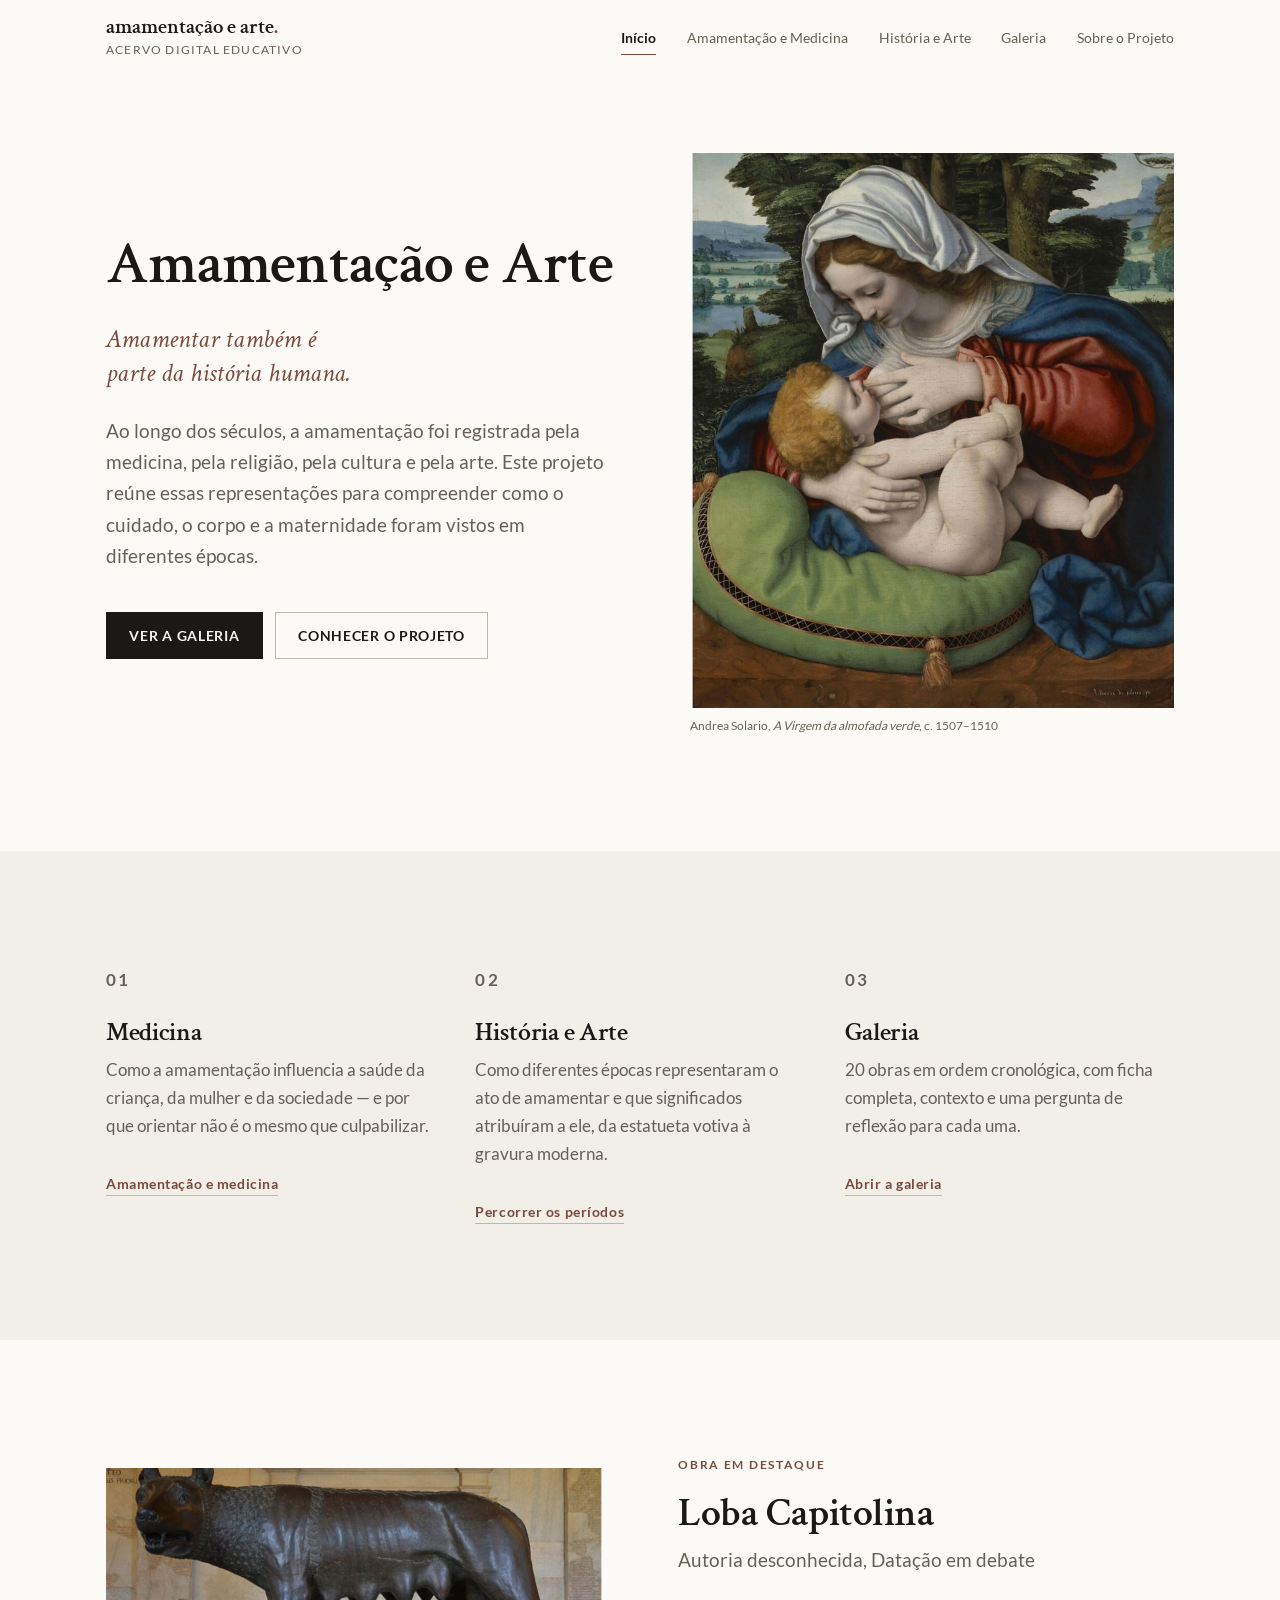
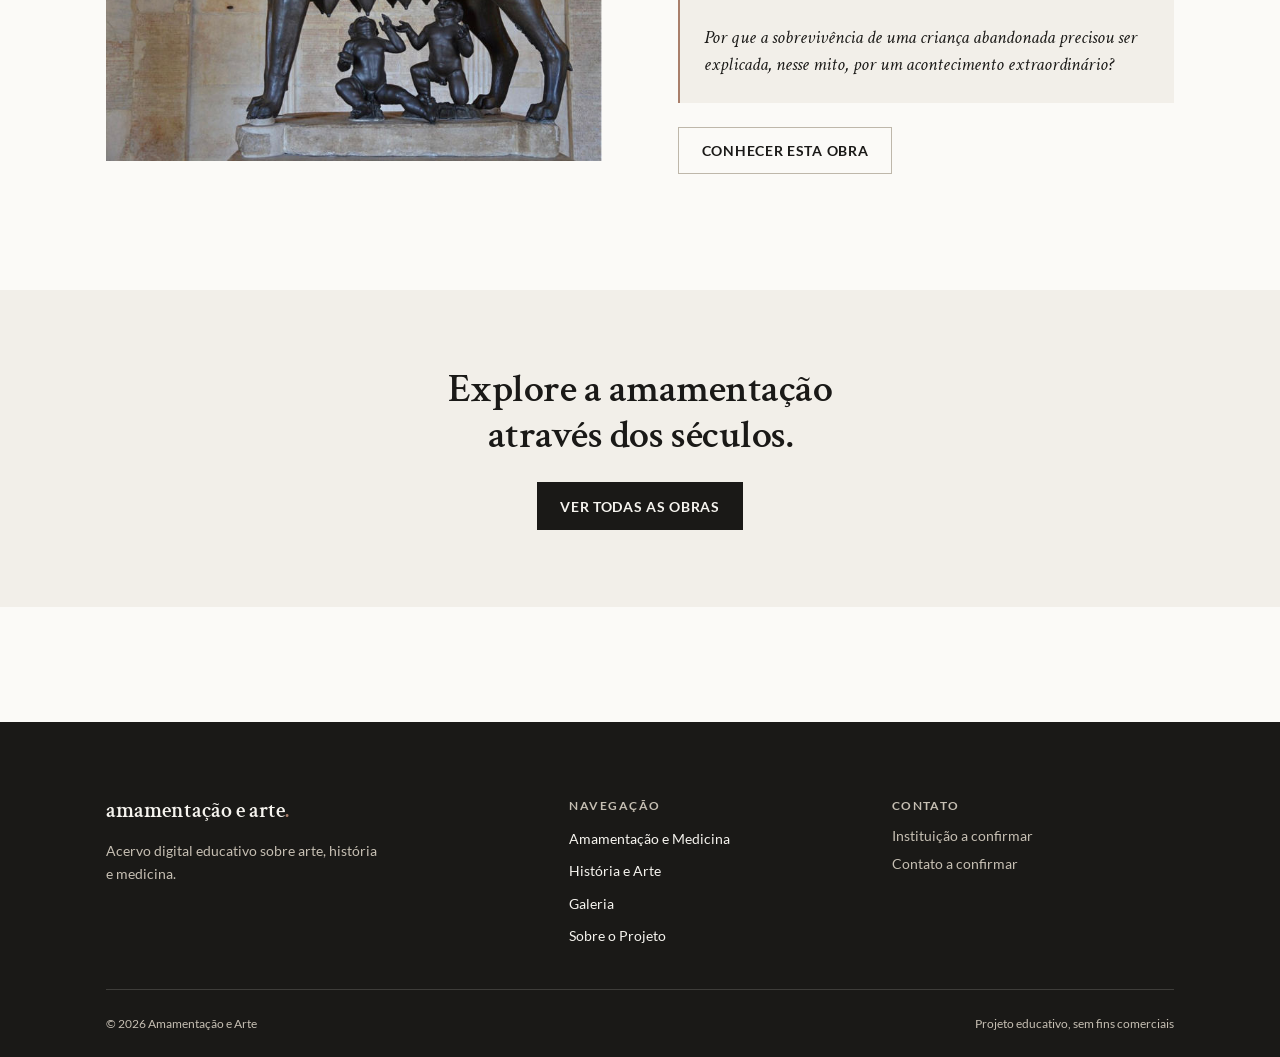
<file: index.html>
<!DOCTYPE html>
<html lang="pt-BR">
<head>
  <meta charset="UTF-8">
  <meta name="viewport" content="width=device-width, initial-scale=1">

  <title>Amamentação e Arte — Acervo Digital Educativo</title>
  <meta name="description" content="Acervo digital educativo sobre as representações da amamentação na arte, na história e na medicina. Vinte obras, da Antiguidade ao início do século XX.">

  <!-- TODO: substituir pelo endereço definitivo quando o site for publicado -->
  <link rel="canonical" href="https://exemplo.org/amamentacao-e-arte/">
  <meta property="og:type" content="website">
  <meta property="og:locale" content="pt_BR">
  <meta property="og:site_name" content="Amamentação e Arte">
  <meta property="og:title" content="Amamentação e Arte — Acervo Digital Educativo">
  <meta property="og:description" content="Amamentar também é parte da história humana. Um acervo que reúne arte, história e medicina.">
  <meta property="og:image" content="./assets/obras/obra-14.jpg">
  <meta name="twitter:card" content="summary_large_image">

  <link rel="icon" href="./assets/logos/favicon.svg" type="image/svg+xml">
  <link rel="preload" href="./assets/fonts/crimson-text-600-normal-latin.woff2" as="font" type="font/woff2" crossorigin>
  <link rel="preload" href="./assets/fonts/lato-400-normal-latin.woff2" as="font" type="font/woff2" crossorigin>
  <link rel="stylesheet" href="./styles.css">
</head>

<body>
  <a class="pular" href="#conteudo">Pular para o conteúdo</a>

  <header class="topo">
    <div class="container topo__inner">
      <a class="marca" href="./index.html">
        <span class="marca__nome">amamentação e arte<span class="marca__ponto">.</span></span>
        <span class="marca__linha">acervo digital educativo</span>
      </a>

      <button class="menu-botao" id="menu-botao" type="button" aria-expanded="false" aria-controls="menu">
        <span class="menu-botao__barras" aria-hidden="true"></span>
        <span>Menu</span>
      </button>

      <nav class="menu" id="menu" aria-label="Navegação principal">
        <ul class="menu__lista">
          <li><a href="./index.html" aria-current="page">Início</a></li>
          <li><a href="./medicina.html">Amamentação e Medicina</a></li>
          <li><a href="./historia.html">História e Arte</a></li>
          <li><a href="./galeria.html">Galeria</a></li>
          <li><a href="./sobre.html">Sobre o Projeto</a></li>
        </ul>
      </nav>
    </div>
  </header>

  <main id="conteudo">

    <!-- ============================ HERO ============================ -->
    <section class="container hero">
      <div class="hero__texto">
        <h1 class="hero__titulo">Amamentação e&nbsp;Arte</h1>
        <p class="hero__frase">Amamentar também é parte da história humana.</p>
        <p>
          Ao longo dos séculos, a amamentação foi registrada pela medicina, pela religião,
          pela cultura e pela arte. Este projeto reúne essas representações para compreender
          como o cuidado, o corpo e a maternidade foram vistos em diferentes épocas.
        </p>
        <p class="hero__acoes">
          <a class="botao botao--cheio" href="./galeria.html">Ver a galeria</a>
          <a class="botao botao--vazado" href="./sobre.html">Conhecer o projeto</a>
        </p>
      </div>

      <!-- Obra de abertura. Para trocar, aponte o src para outro arquivo de
           assets/obras/ e atualize o texto alternativo e a legenda. -->
      <figure class="hero__figura">
        <img
          src="./assets/obras/obra-14.jpg"
          alt="Pintura de uma mulher de manto azul inclinada sobre uma criança nua deitada em uma almofada verde, que mama enquanto apoia a mão em seu corpo."
          width="777" height="891" decoding="async">
        <figcaption class="hero__credito">
          Andrea Solario, <em>A Virgem da almofada verde</em>, c. 1507–1510
        </figcaption>
      </figure>
    </section>

    <!-- ====================== TRÊS CAMINHOS ======================== -->
    <section class="secao secao--suave" aria-labelledby="caminhos-titulo">
      <div class="container">
        <h2 class="oculto-visual" id="caminhos-titulo">Como percorrer o projeto</h2>

        <div class="caminhos">
          <article class="caminho">
            <p class="caminho__indice">01</p>
            <h3>Medicina</h3>
            <p>
              Como a amamentação influencia a saúde da criança, da mulher e da sociedade —
              e por que orientar não é o mesmo que culpabilizar.
            </p>
            <a class="elo" href="./medicina.html">Amamentação e medicina</a>
          </article>

          <article class="caminho">
            <p class="caminho__indice">02</p>
            <h3>História e Arte</h3>
            <p>
              Como diferentes épocas representaram o ato de amamentar e que significados
              atribuíram a ele, da estatueta votiva à gravura moderna.
            </p>
            <a class="elo" href="./historia.html">Percorrer os períodos</a>
          </article>

          <article class="caminho">
            <p class="caminho__indice">03</p>
            <h3>Galeria</h3>
            <p>
              <span data-total-obras>20</span> obras em ordem cronológica, com ficha completa,
              contexto e uma pergunta de reflexão para cada uma.
            </p>
            <a class="elo" href="./galeria.html">Abrir a galeria</a>
          </article>
        </div>
      </div>
    </section>

    <!-- ====================== OBRA EM DESTAQUE ===================== -->
    <section class="secao" aria-labelledby="destaque-titulo">
      <div class="container">
        <h2 class="oculto-visual" id="destaque-titulo">Obra em destaque</h2>
        <div class="destaque-obra" id="obra-destaque"><!-- gerado por js/paginas.js --></div>
      </div>
    </section>

    <!-- ========================= CHAMADA =========================== -->
    <section class="secao secao--suave secao--estreita">
      <div class="container chamada">
        <h2>Explore a amamentação através dos séculos.</h2>
        <p class="botao-envolve">
          <a class="botao botao--cheio" href="./galeria.html">Ver todas as obras</a>
        </p>
      </div>
    </section>

  </main>

  <footer class="rodape">
    <div class="container">
      <div class="rodape__grade">
        <div class="rodape__marca">
          <p class="marca__nome">amamentação e arte<span class="marca__ponto">.</span></p>
          <p class="rodape__desc">Acervo digital educativo sobre arte, história e medicina.</p>
        </div>

        <nav class="rodape__nav" aria-label="Navegação do rodapé">
          <h2 class="rodape__titulo">Navegação</h2>
          <ul>
            <li><a href="./medicina.html">Amamentação e Medicina</a></li>
            <li><a href="./historia.html">História e Arte</a></li>
            <li><a href="./galeria.html">Galeria</a></li>
            <li><a href="./sobre.html">Sobre o Projeto</a></li>
          </ul>
        </nav>

        <div class="rodape__info">
          <h2 class="rodape__titulo">Contato</h2>
          <p>Instituição a confirmar</p>
          <p>Contato a confirmar</p>
        </div>
      </div>

      <p class="rodape__base">
        <span>&copy; <span id="ano"></span> Amamentação e Arte</span>
        <span>Projeto educativo, sem fins comerciais</span>
      </p>
    </div>
  </footer>

  <script src="./data/obras.js"></script>
  <script src="./data/periodos.js"></script>
  <script src="./js/comum.js"></script>
  <script src="./js/paginas.js"></script>
</body>
</html>
</file>
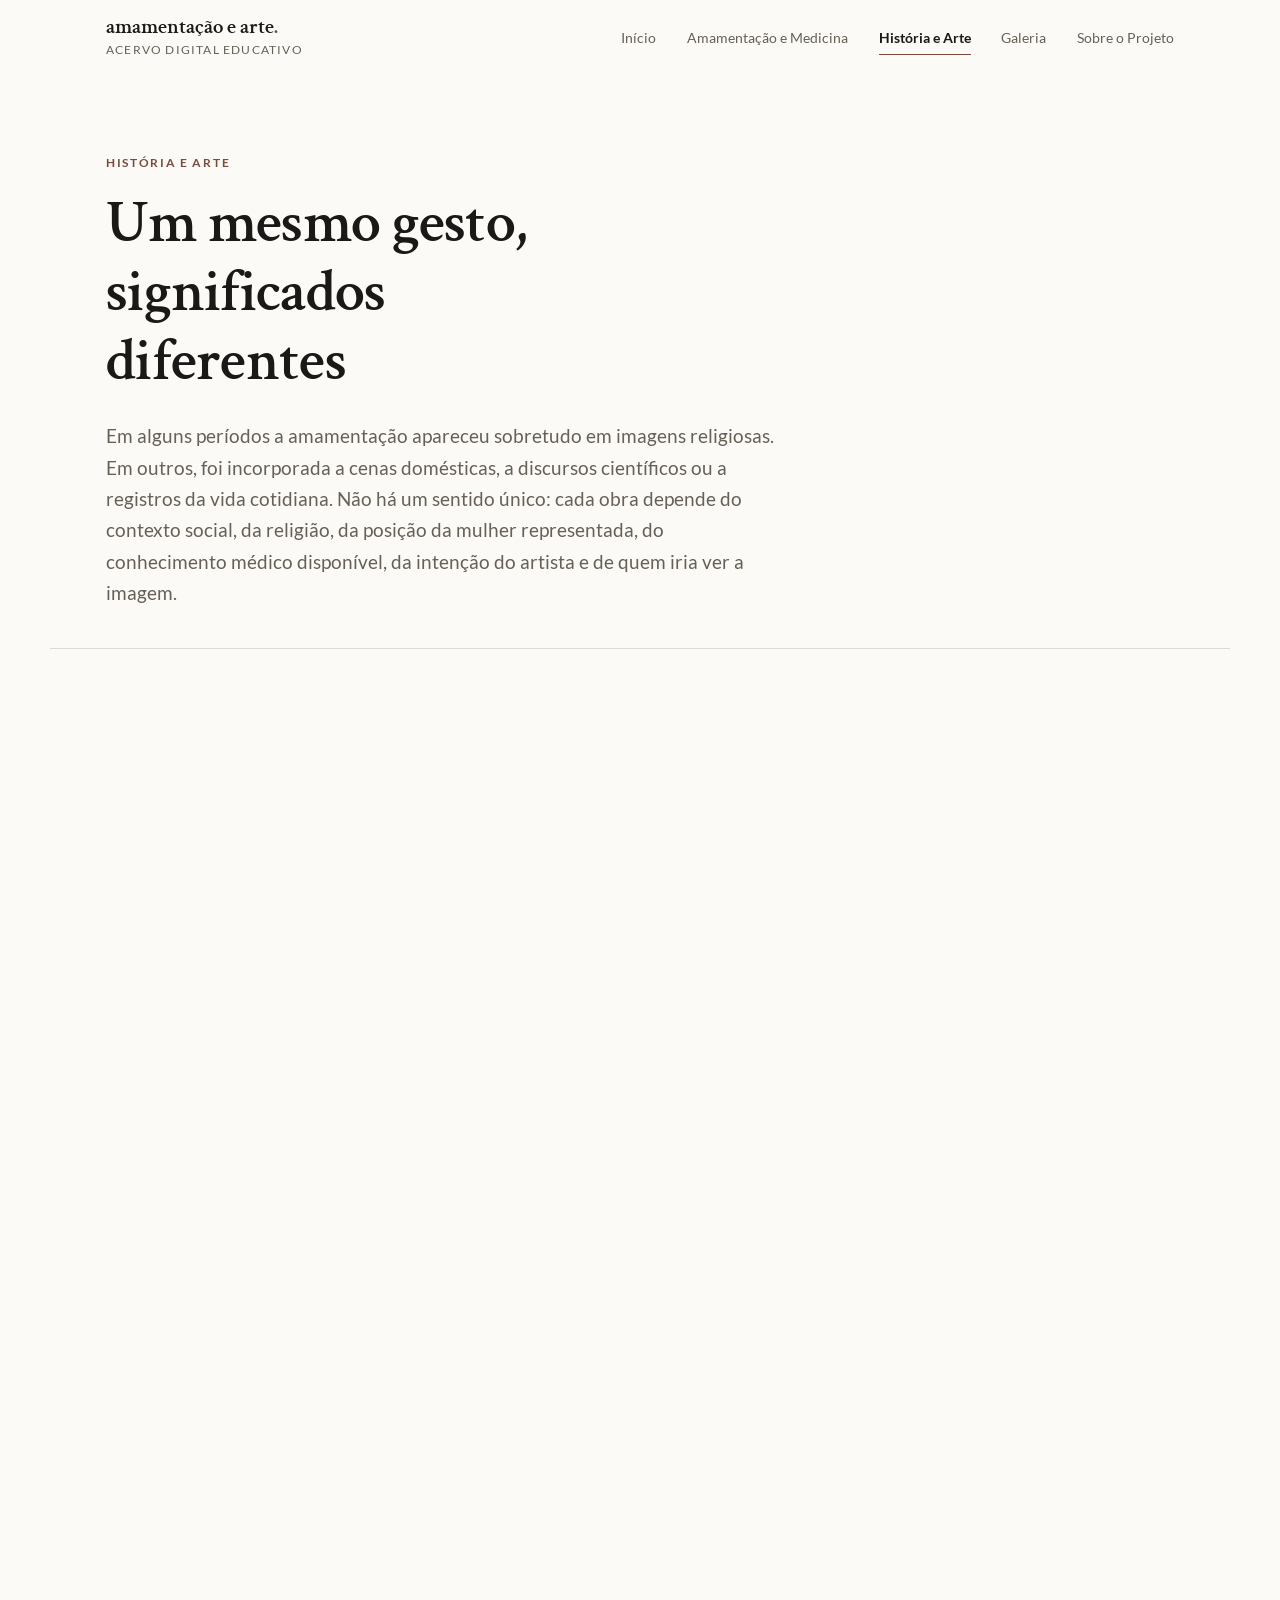
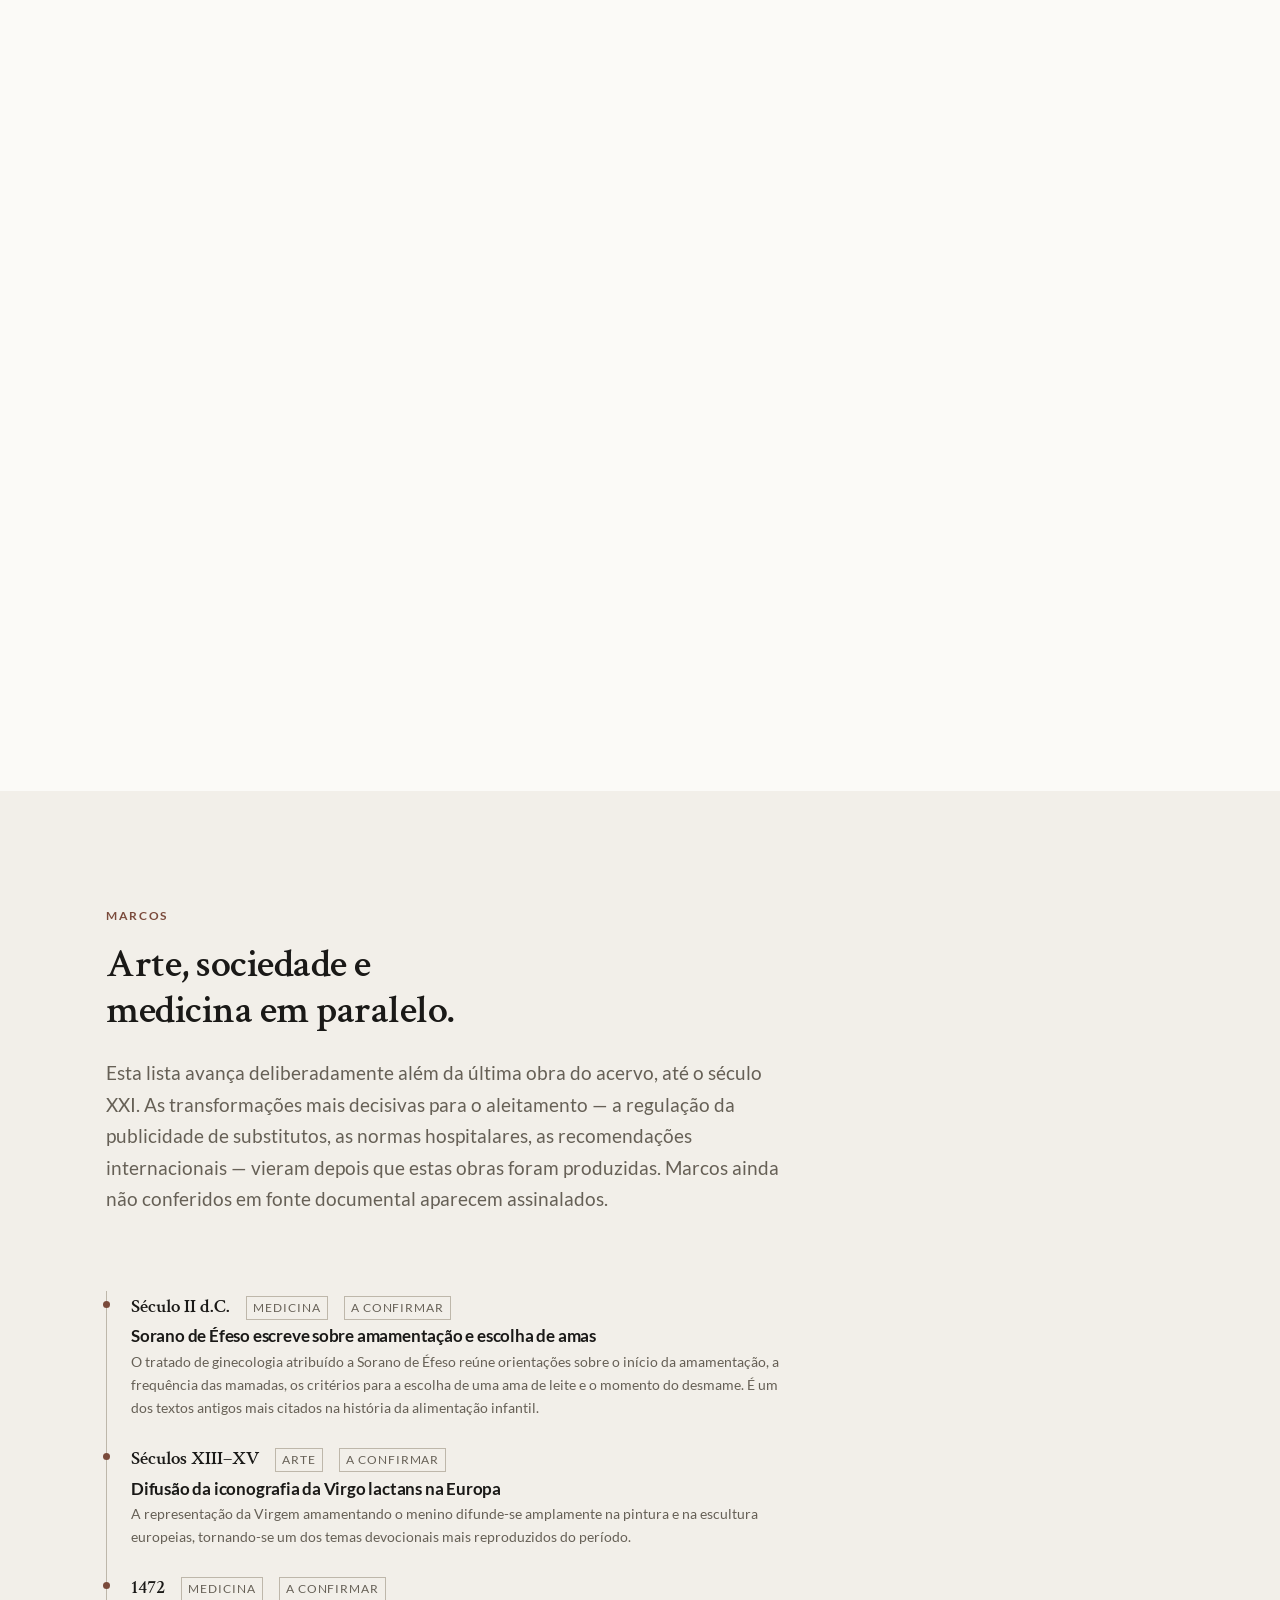
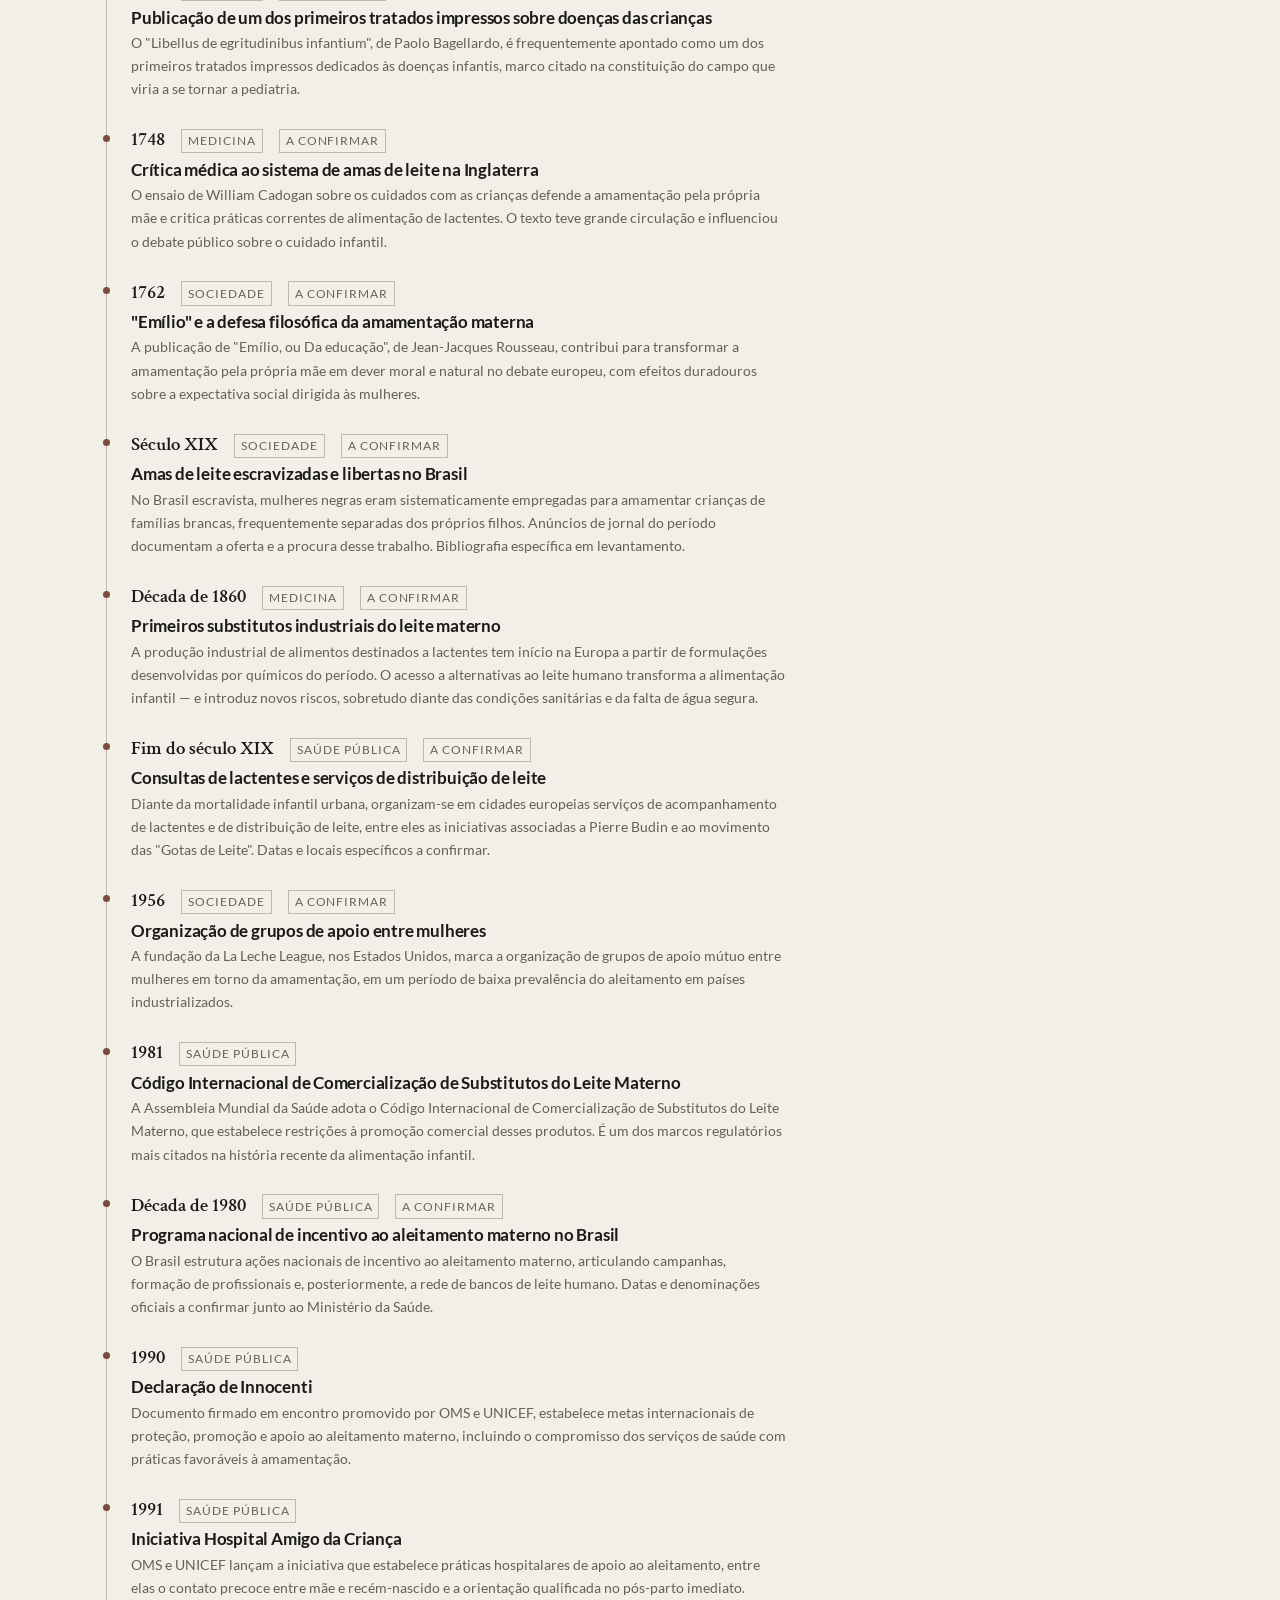
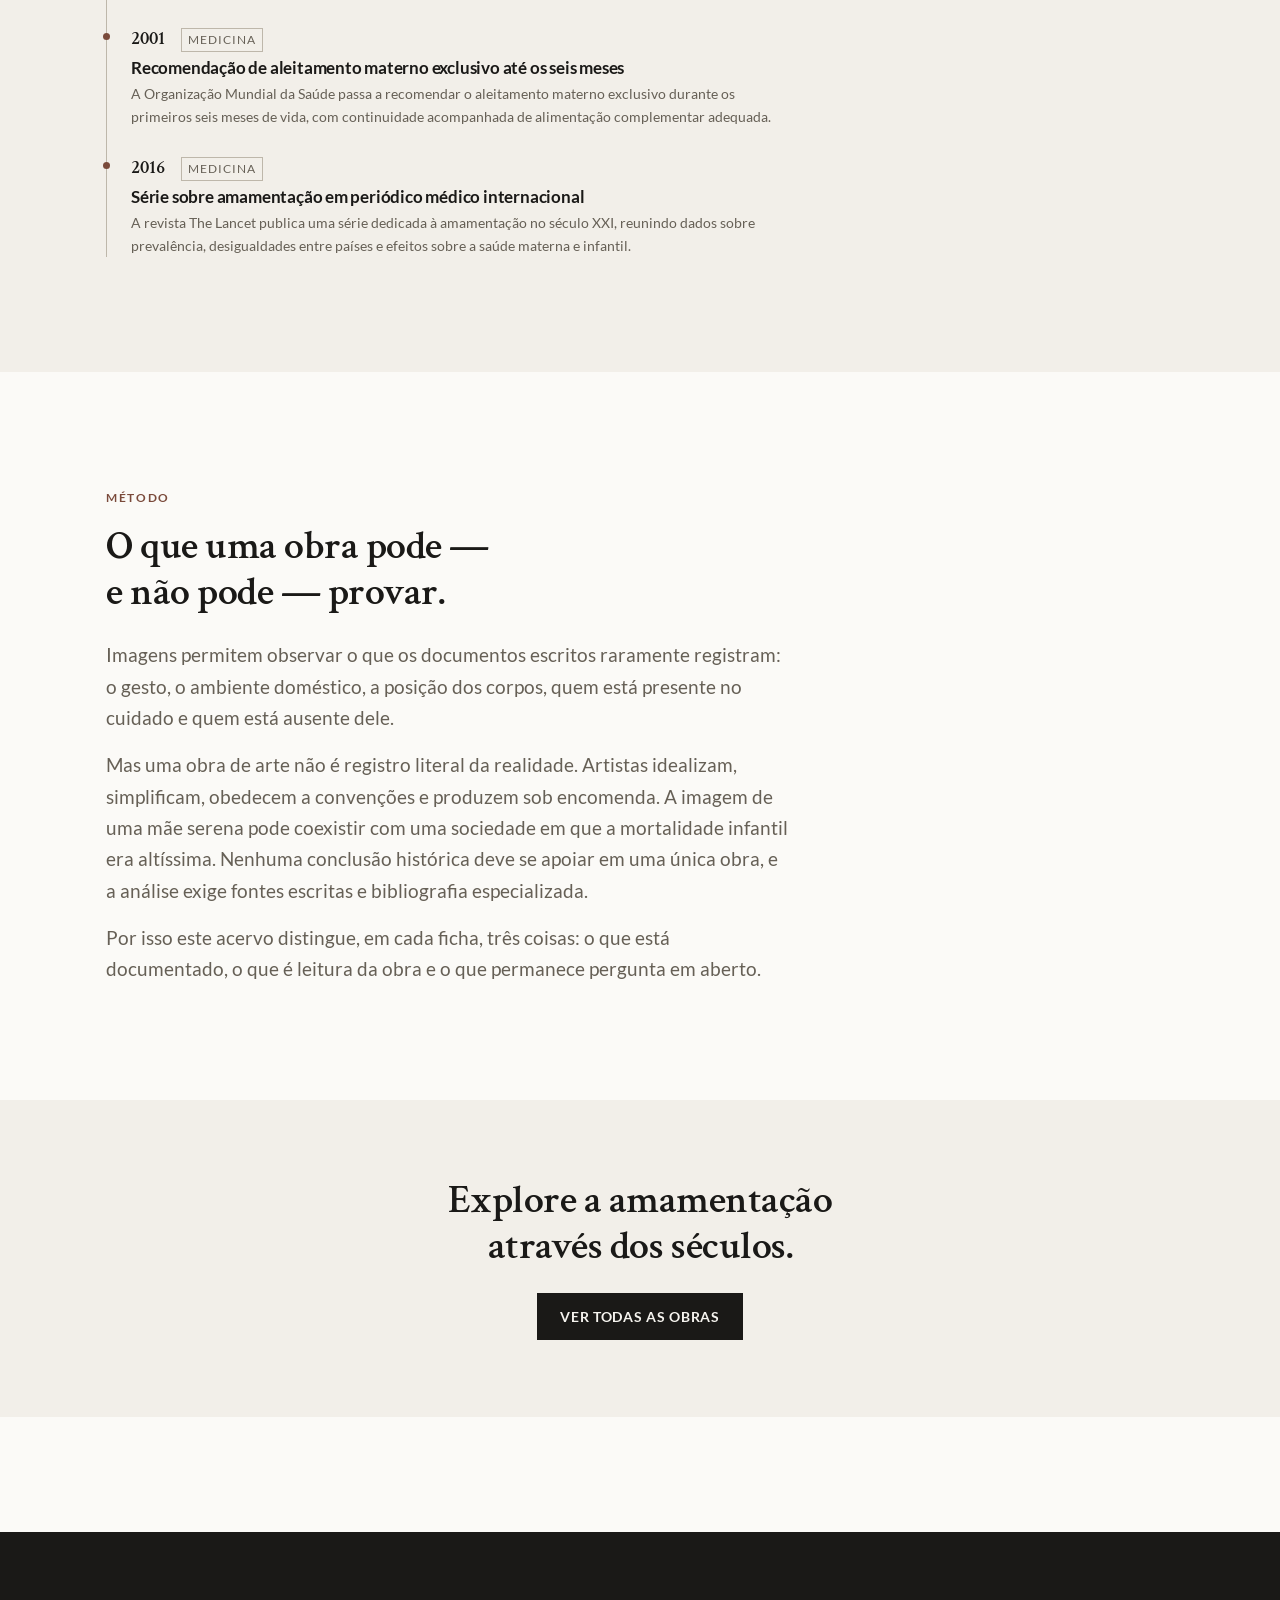
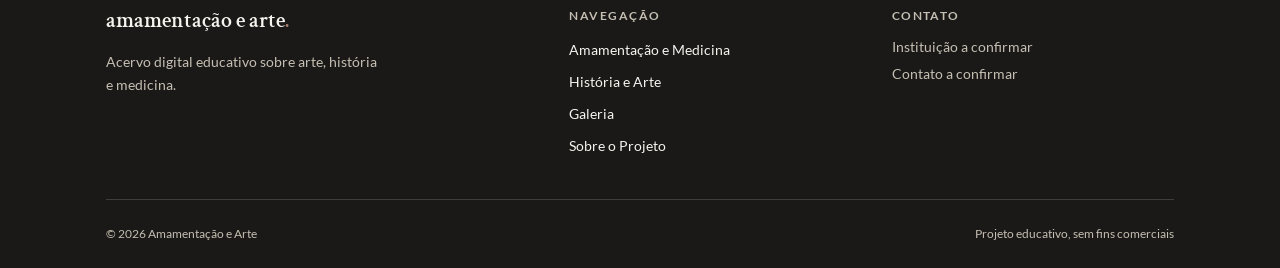
<file: historia.html>
<!DOCTYPE html>
<html lang="pt-BR">
<head>
  <meta charset="UTF-8">
  <meta name="viewport" content="width=device-width, initial-scale=1">

  <title>História e Arte — Amamentação e Arte</title>
  <meta name="description" content="Da estatueta votiva à gravura moderna: como cada período representou a amamentação e que significados atribuiu a ela.">

  <link rel="canonical" href="https://exemplo.org/amamentacao-e-arte/historia.html">
  <meta property="og:type" content="article">
  <meta property="og:locale" content="pt_BR">
  <meta property="og:site_name" content="Amamentação e Arte">
  <meta property="og:title" content="História e Arte">
  <meta property="og:description" content="A amamentação atravessa a história da arte europeia — mas nunca com o mesmo significado.">
  <meta name="twitter:card" content="summary">

  <link rel="icon" href="./assets/logos/favicon.svg" type="image/svg+xml">
  <link rel="preload" href="./assets/fonts/crimson-text-600-normal-latin.woff2" as="font" type="font/woff2" crossorigin>
  <link rel="preload" href="./assets/fonts/lato-400-normal-latin.woff2" as="font" type="font/woff2" crossorigin>
  <link rel="stylesheet" href="./styles.css">
</head>

<body>
  <a class="pular" href="#conteudo">Pular para o conteúdo</a>

  <header class="topo">
    <div class="container topo__inner">
      <a class="marca" href="./index.html">
        <span class="marca__nome">amamentação e arte<span class="marca__ponto">.</span></span>
        <span class="marca__linha">acervo digital educativo</span>
      </a>

      <button class="menu-botao" id="menu-botao" type="button" aria-expanded="false" aria-controls="menu">
        <span class="menu-botao__barras" aria-hidden="true"></span>
        <span>Menu</span>
      </button>

      <nav class="menu" id="menu" aria-label="Navegação principal">
        <ul class="menu__lista">
          <li><a href="./index.html">Início</a></li>
          <li><a href="./medicina.html">Amamentação e Medicina</a></li>
          <li><a href="./historia.html" aria-current="page">História e Arte</a></li>
          <li><a href="./galeria.html">Galeria</a></li>
          <li><a href="./sobre.html">Sobre o Projeto</a></li>
        </ul>
      </nav>
    </div>
  </header>

  <main id="conteudo">

    <div class="container cabecalho-pagina">
      <p class="rotulo">História e Arte</p>
      <h1>Um mesmo gesto, significados diferentes</h1>
      <p class="linha-fina">
        Em alguns períodos a amamentação apareceu sobretudo em imagens religiosas. Em outros,
        foi incorporada a cenas domésticas, a discursos científicos ou a registros da vida
        cotidiana. Não há um sentido único: cada obra depende do contexto social, da religião,
        da posição da mulher representada, do conhecimento médico disponível, da intenção do
        artista e de quem iria ver a imagem.
      </p>
    </div>

    <section class="secao">
      <div class="container">
        <div class="periodos" id="periodos"><!-- gerado por js/paginas.js --></div>
      </div>
    </section>

    <!-- ===================== MARCOS CRONOLÓGICOS ==================== -->
    <section class="secao secao--suave" aria-labelledby="marcos-titulo">
      <div class="container">
        <p class="rotulo">Marcos</p>
        <h2 class="titulo-secao" id="marcos-titulo">Arte, sociedade e medicina em paralelo.</h2>
        <p class="linha-fina">
          Esta lista avança deliberadamente além da última obra do acervo, até o século XXI.
          As transformações mais decisivas para o aleitamento — a regulação da publicidade de
          substitutos, as normas hospitalares, as recomendações internacionais — vieram depois
          que estas obras foram produzidas. Marcos ainda não conferidos em fonte documental
          aparecem assinalados.
        </p>

        <ol class="marcos" id="marcos" style="margin-top: var(--e-xl);"><!-- gerado por js/paginas.js --></ol>
      </div>
    </section>

    <!-- ====================== LIMITES DA LEITURA ==================== -->
    <section class="secao" aria-labelledby="limites-titulo">
      <div class="container">
        <p class="rotulo">Método</p>
        <h2 class="titulo-secao" id="limites-titulo">O que uma obra pode — e não pode — provar.</h2>

        <div class="prosa" style="margin-top: var(--e-md);">
          <p>
            Imagens permitem observar o que os documentos escritos raramente registram: o gesto,
            o ambiente doméstico, a posição dos corpos, quem está presente no cuidado e quem
            está ausente dele.
          </p>
          <p>
            Mas uma obra de arte não é registro literal da realidade. Artistas idealizam,
            simplificam, obedecem a convenções e produzem sob encomenda. A imagem de uma mãe
            serena pode coexistir com uma sociedade em que a mortalidade infantil era altíssima.
            Nenhuma conclusão histórica deve se apoiar em uma única obra, e a análise exige
            fontes escritas e bibliografia especializada.
          </p>
          <p>
            Por isso este acervo distingue, em cada ficha, três coisas: o que está documentado,
            o que é leitura da obra e o que permanece pergunta em aberto.
          </p>
        </div>
      </div>
    </section>

    <section class="secao secao--suave secao--estreita">
      <div class="container chamada">
        <h2>Explore a amamentação através dos séculos.</h2>
        <p>
          <a class="botao botao--cheio" href="./galeria.html">Ver todas as obras</a>
        </p>
      </div>
    </section>

  </main>

  <footer class="rodape">
    <div class="container">
      <div class="rodape__grade">
        <div class="rodape__marca">
          <p class="marca__nome">amamentação e arte<span class="marca__ponto">.</span></p>
          <p class="rodape__desc">Acervo digital educativo sobre arte, história e medicina.</p>
        </div>

        <nav class="rodape__nav" aria-label="Navegação do rodapé">
          <h2 class="rodape__titulo">Navegação</h2>
          <ul>
            <li><a href="./medicina.html">Amamentação e Medicina</a></li>
            <li><a href="./historia.html">História e Arte</a></li>
            <li><a href="./galeria.html">Galeria</a></li>
            <li><a href="./sobre.html">Sobre o Projeto</a></li>
          </ul>
        </nav>

        <div class="rodape__info">
          <h2 class="rodape__titulo">Contato</h2>
          <p>Instituição a confirmar</p>
          <p>Contato a confirmar</p>
        </div>
      </div>

      <p class="rodape__base">
        <span>&copy; <span id="ano"></span> Amamentação e Arte</span>
        <span>Projeto educativo, sem fins comerciais</span>
      </p>
    </div>
  </footer>

  <script src="./data/obras.js"></script>
  <script src="./data/periodos.js"></script>
  <script src="./data/marcos.js"></script>
  <script src="./js/comum.js"></script>
  <script src="./js/paginas.js"></script>
</body>
</html>
</file>
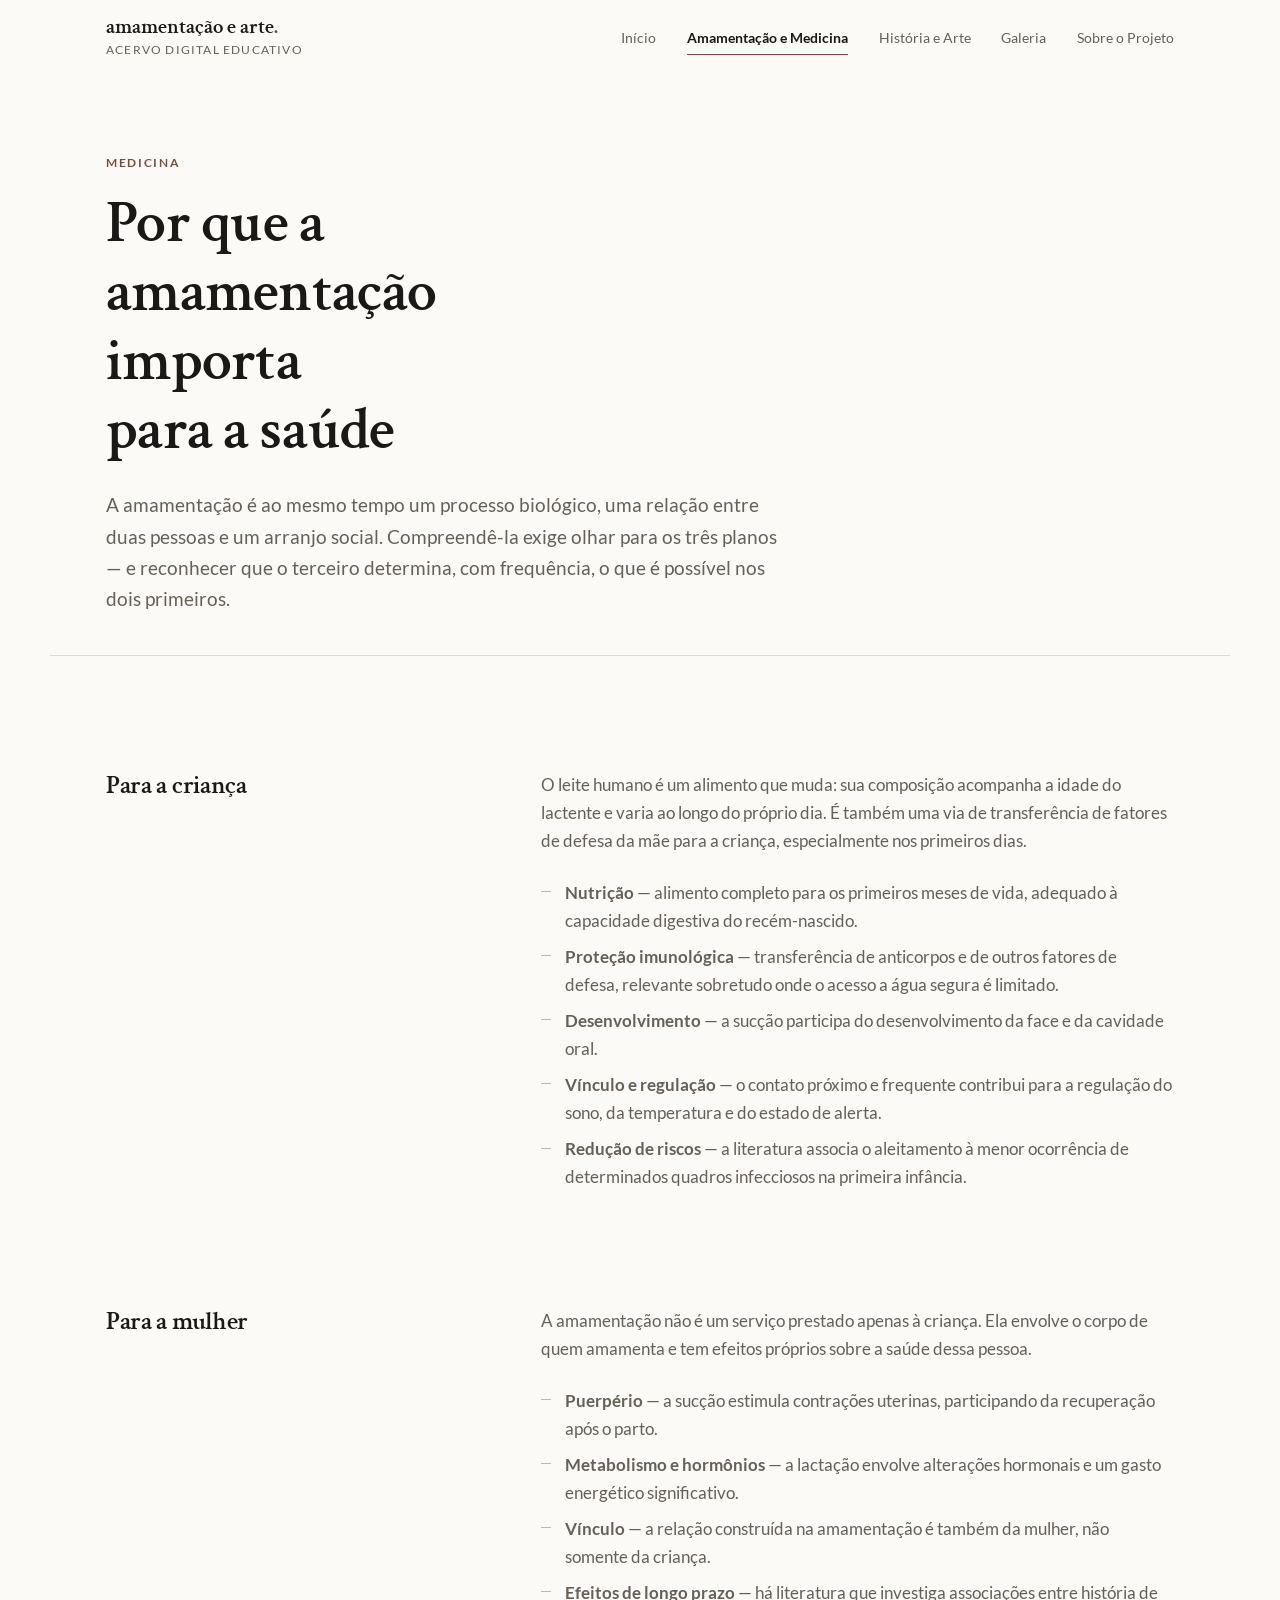
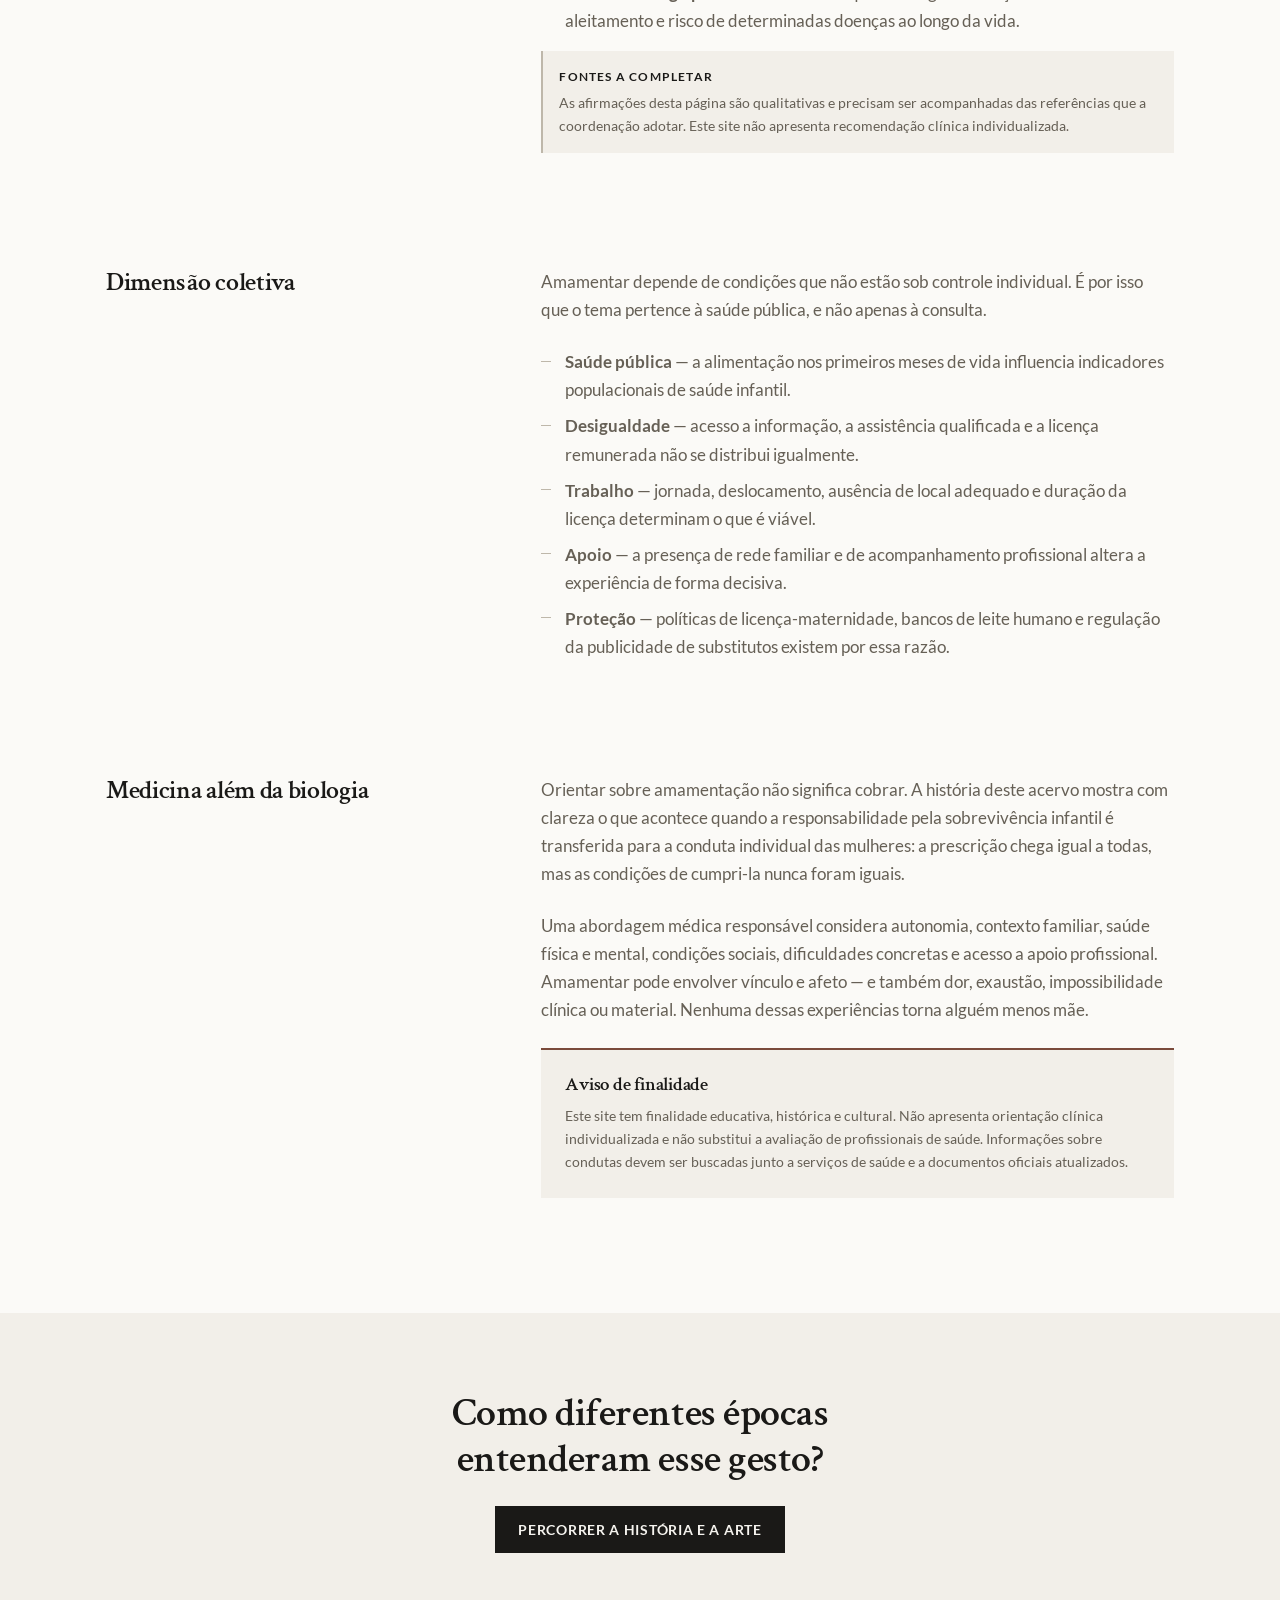
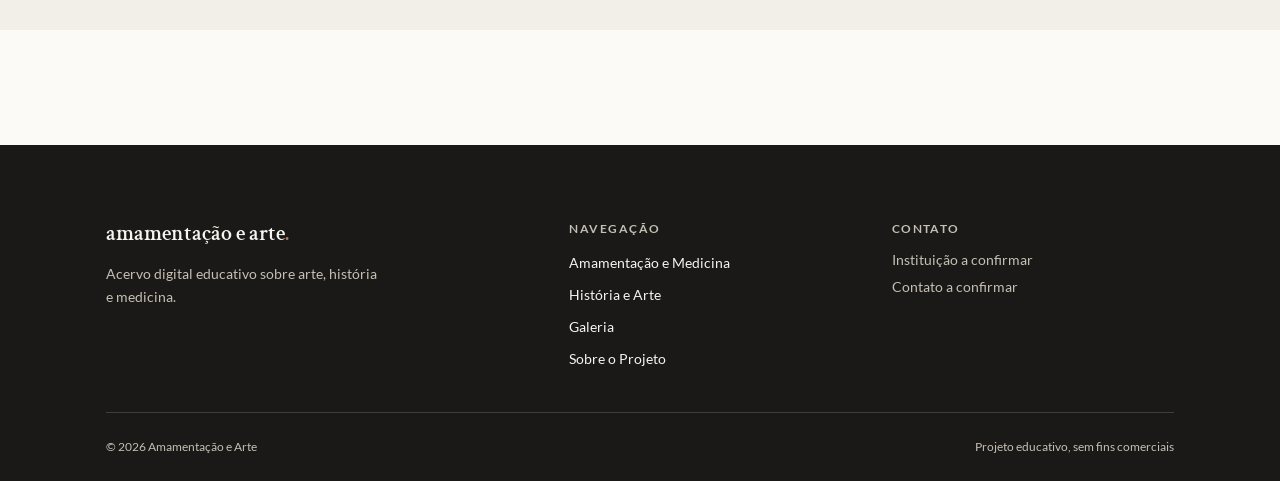
<file: medicina.html>
<!DOCTYPE html>
<html lang="pt-BR">
<head>
  <meta charset="UTF-8">
  <meta name="viewport" content="width=device-width, initial-scale=1">

  <title>Amamentação e Medicina — Amamentação e Arte</title>
  <meta name="description" content="Por que a amamentação importa para a medicina: saúde da criança, saúde da mulher, dimensão coletiva e os limites de uma orientação que não culpabiliza.">

  <link rel="canonical" href="https://exemplo.org/amamentacao-e-arte/medicina.html">
  <meta property="og:type" content="article">
  <meta property="og:locale" content="pt_BR">
  <meta property="og:site_name" content="Amamentação e Arte">
  <meta property="og:title" content="Amamentação e Medicina">
  <meta property="og:description" content="Uma prática biológica, relacional e social, com implicações para a saúde infantil e materna.">
  <meta name="twitter:card" content="summary">

  <link rel="icon" href="./assets/logos/favicon.svg" type="image/svg+xml">
  <link rel="preload" href="./assets/fonts/crimson-text-600-normal-latin.woff2" as="font" type="font/woff2" crossorigin>
  <link rel="preload" href="./assets/fonts/lato-400-normal-latin.woff2" as="font" type="font/woff2" crossorigin>
  <link rel="stylesheet" href="./styles.css">
</head>

<body>
  <a class="pular" href="#conteudo">Pular para o conteúdo</a>

  <header class="topo">
    <div class="container topo__inner">
      <a class="marca" href="./index.html">
        <span class="marca__nome">amamentação e arte<span class="marca__ponto">.</span></span>
        <span class="marca__linha">acervo digital educativo</span>
      </a>

      <button class="menu-botao" id="menu-botao" type="button" aria-expanded="false" aria-controls="menu">
        <span class="menu-botao__barras" aria-hidden="true"></span>
        <span>Menu</span>
      </button>

      <nav class="menu" id="menu" aria-label="Navegação principal">
        <ul class="menu__lista">
          <li><a href="./index.html">Início</a></li>
          <li><a href="./medicina.html" aria-current="page">Amamentação e Medicina</a></li>
          <li><a href="./historia.html">História e Arte</a></li>
          <li><a href="./galeria.html">Galeria</a></li>
          <li><a href="./sobre.html">Sobre o Projeto</a></li>
        </ul>
      </nav>
    </div>
  </header>

  <main id="conteudo">

    <div class="container cabecalho-pagina">
      <p class="rotulo">Medicina</p>
      <h1>Por que a amamentação importa para a&nbsp;saúde</h1>
      <p class="linha-fina">
        A amamentação é ao mesmo tempo um processo biológico, uma relação entre duas pessoas e
        um arranjo social. Compreendê-la exige olhar para os três planos — e reconhecer que o
        terceiro determina, com frequência, o que é possível nos dois primeiros.
      </p>
    </div>

    <section class="secao">
      <div class="container blocos-medicina">

        <!-- TODO: cada bloco abaixo precisa receber as referências institucionais
             que a coordenação adotar. O texto é qualitativo por decisão editorial:
             nenhum número, percentual ou recomendação clínica foi inserido. -->

        <article class="bloco-medicina">
          <h2>Para a criança</h2>
          <div>
            <p class="bloco-medicina__intro">
              O leite humano é um alimento que muda: sua composição acompanha a idade do
              lactente e varia ao longo do próprio dia. É também uma via de transferência de
              fatores de defesa da mãe para a criança, especialmente nos primeiros dias.
            </p>
            <ul class="lista-marcada">
              <li><strong>Nutrição</strong> — alimento completo para os primeiros meses de vida, adequado à capacidade digestiva do recém-nascido.</li>
              <li><strong>Proteção imunológica</strong> — transferência de anticorpos e de outros fatores de defesa, relevante sobretudo onde o acesso a água segura é limitado.</li>
              <li><strong>Desenvolvimento</strong> — a sucção participa do desenvolvimento da face e da cavidade oral.</li>
              <li><strong>Vínculo e regulação</strong> — o contato próximo e frequente contribui para a regulação do sono, da temperatura e do estado de alerta.</li>
              <li><strong>Redução de riscos</strong> — a literatura associa o aleitamento à menor ocorrência de determinados quadros infecciosos na primeira infância.</li>
            </ul>
          </div>
        </article>

        <article class="bloco-medicina">
          <h2>Para a mulher</h2>
          <div>
            <p class="bloco-medicina__intro">
              A amamentação não é um serviço prestado apenas à criança. Ela envolve o corpo de
              quem amamenta e tem efeitos próprios sobre a saúde dessa pessoa.
            </p>
            <ul class="lista-marcada">
              <li><strong>Puerpério</strong> — a sucção estimula contrações uterinas, participando da recuperação após o parto.</li>
              <li><strong>Metabolismo e hormônios</strong> — a lactação envolve alterações hormonais e um gasto energético significativo.</li>
              <li><strong>Vínculo</strong> — a relação construída na amamentação é também da mulher, não somente da criança.</li>
              <li><strong>Efeitos de longo prazo</strong> — há literatura que investiga associações entre história de aleitamento e risco de determinadas doenças ao longo da vida.</li>
            </ul>
            <p class="nota-verificacao">
              <strong>Fontes a completar</strong>
              As afirmações desta página são qualitativas e precisam ser acompanhadas das
              referências que a coordenação adotar. Este site não apresenta recomendação
              clínica individualizada.
            </p>
          </div>
        </article>

        <article class="bloco-medicina">
          <h2>Dimensão coletiva</h2>
          <div>
            <p class="bloco-medicina__intro">
              Amamentar depende de condições que não estão sob controle individual. É por isso
              que o tema pertence à saúde pública, e não apenas à consulta.
            </p>
            <ul class="lista-marcada">
              <li><strong>Saúde pública</strong> — a alimentação nos primeiros meses de vida influencia indicadores populacionais de saúde infantil.</li>
              <li><strong>Desigualdade</strong> — acesso a informação, a assistência qualificada e a licença remunerada não se distribui igualmente.</li>
              <li><strong>Trabalho</strong> — jornada, deslocamento, ausência de local adequado e duração da licença determinam o que é viável.</li>
              <li><strong>Apoio</strong> — a presença de rede familiar e de acompanhamento profissional altera a experiência de forma decisiva.</li>
              <li><strong>Proteção</strong> — políticas de licença-maternidade, bancos de leite humano e regulação da publicidade de substitutos existem por essa razão.</li>
            </ul>
          </div>
        </article>

        <article class="bloco-medicina">
          <h2>Medicina além da biologia</h2>
          <div>
            <p class="bloco-medicina__intro">
              Orientar sobre amamentação não significa cobrar. A história deste acervo mostra
              com clareza o que acontece quando a responsabilidade pela sobrevivência infantil
              é transferida para a conduta individual das mulheres: a prescrição chega igual a
              todas, mas as condições de cumpri-la nunca foram iguais.
            </p>
            <p class="bloco-medicina__intro">
              Uma abordagem médica responsável considera autonomia, contexto familiar, saúde
              física e mental, condições sociais, dificuldades concretas e acesso a apoio
              profissional. Amamentar pode envolver vínculo e afeto — e também dor, exaustão,
              impossibilidade clínica ou material. Nenhuma dessas experiências torna alguém
              menos mãe.
            </p>
            <div class="aviso">
              <h3>Aviso de finalidade</h3>
              <p>
                Este site tem finalidade educativa, histórica e cultural. Não apresenta
                orientação clínica individualizada e não substitui a avaliação de profissionais
                de saúde. Informações sobre condutas devem ser buscadas junto a serviços de
                saúde e a documentos oficiais atualizados.
              </p>
            </div>
          </div>
        </article>

      </div>
    </section>

    <section class="secao secao--suave secao--estreita">
      <div class="container chamada">
        <h2>Como diferentes épocas entenderam esse gesto?</h2>
        <p>
          <a class="botao botao--cheio" href="./historia.html">Percorrer a história e a arte</a>
        </p>
      </div>
    </section>

  </main>

  <footer class="rodape">
    <div class="container">
      <div class="rodape__grade">
        <div class="rodape__marca">
          <p class="marca__nome">amamentação e arte<span class="marca__ponto">.</span></p>
          <p class="rodape__desc">Acervo digital educativo sobre arte, história e medicina.</p>
        </div>

        <nav class="rodape__nav" aria-label="Navegação do rodapé">
          <h2 class="rodape__titulo">Navegação</h2>
          <ul>
            <li><a href="./medicina.html">Amamentação e Medicina</a></li>
            <li><a href="./historia.html">História e Arte</a></li>
            <li><a href="./galeria.html">Galeria</a></li>
            <li><a href="./sobre.html">Sobre o Projeto</a></li>
          </ul>
        </nav>

        <div class="rodape__info">
          <h2 class="rodape__titulo">Contato</h2>
          <p>Instituição a confirmar</p>
          <p>Contato a confirmar</p>
        </div>
      </div>

      <p class="rodape__base">
        <span>&copy; <span id="ano"></span> Amamentação e Arte</span>
        <span>Projeto educativo, sem fins comerciais</span>
      </p>
    </div>
  </footer>

  <script src="./js/comum.js"></script>
</body>
</html>
</file>
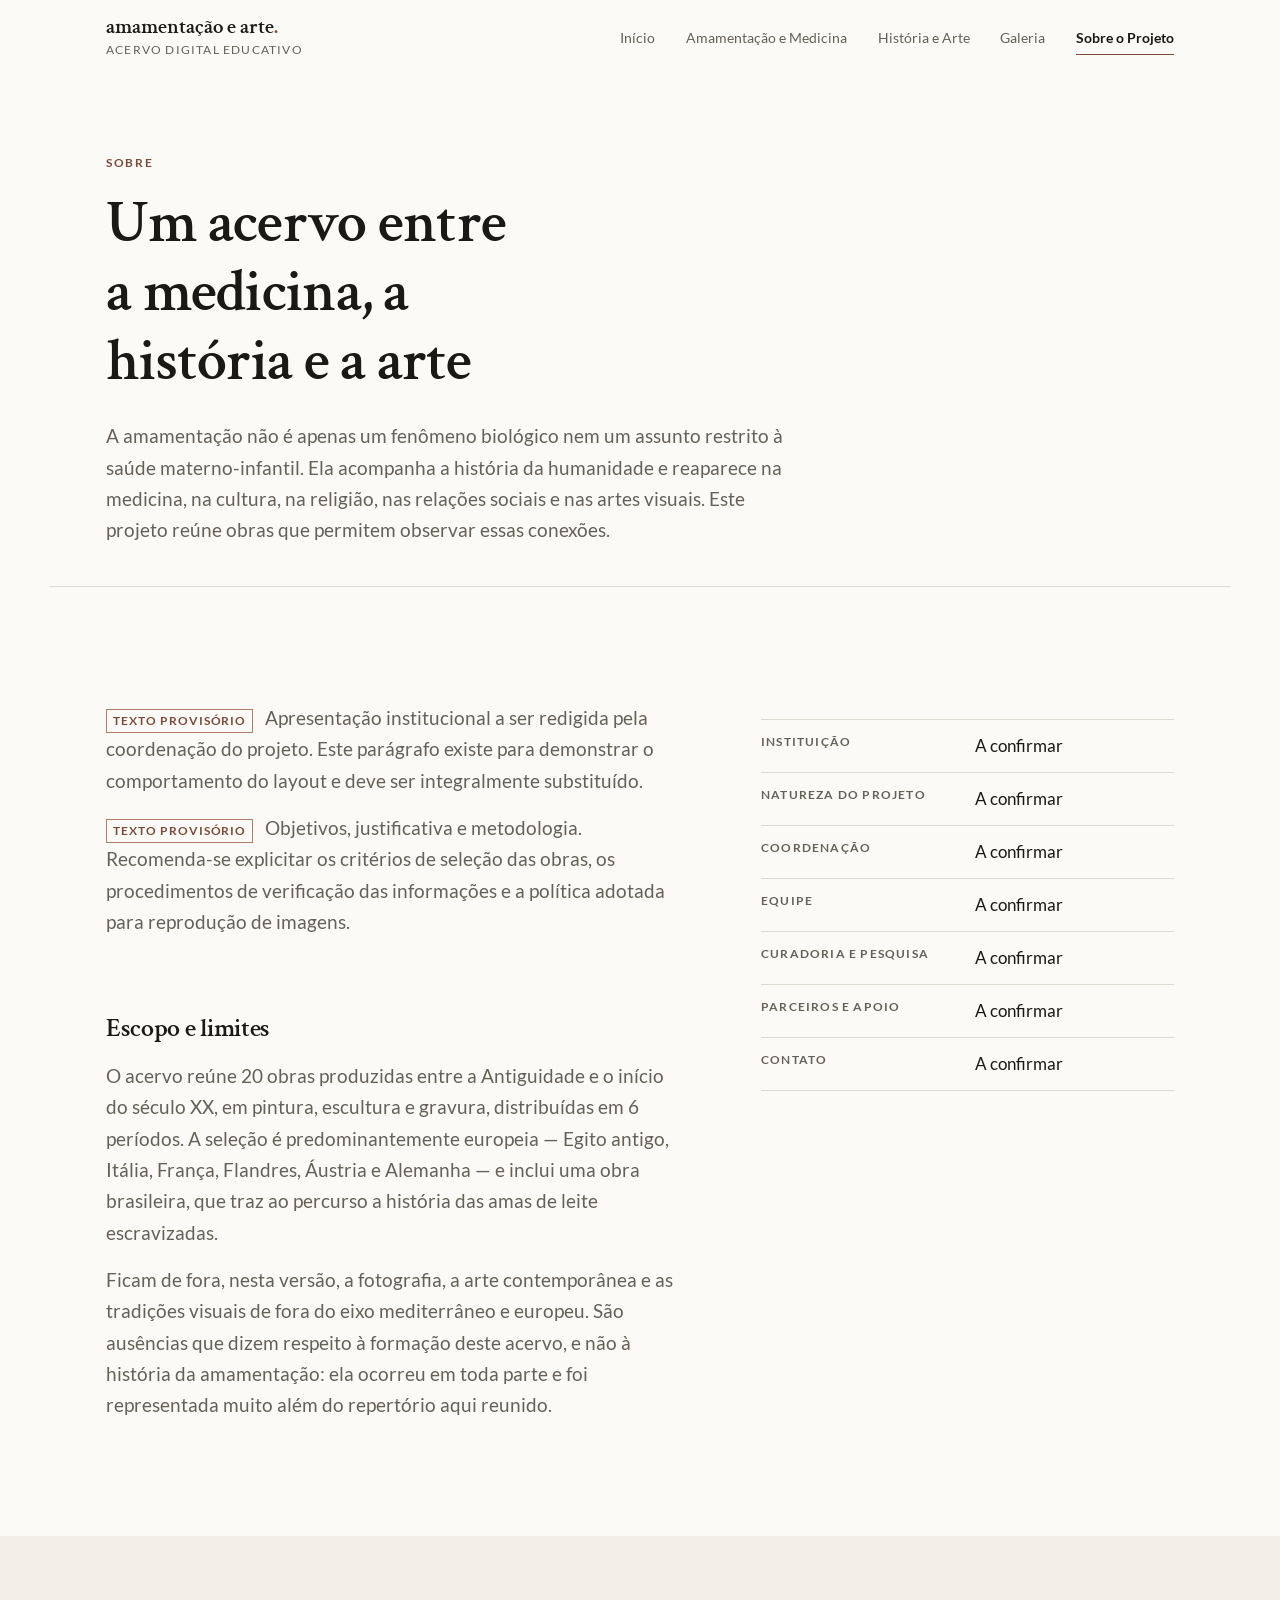
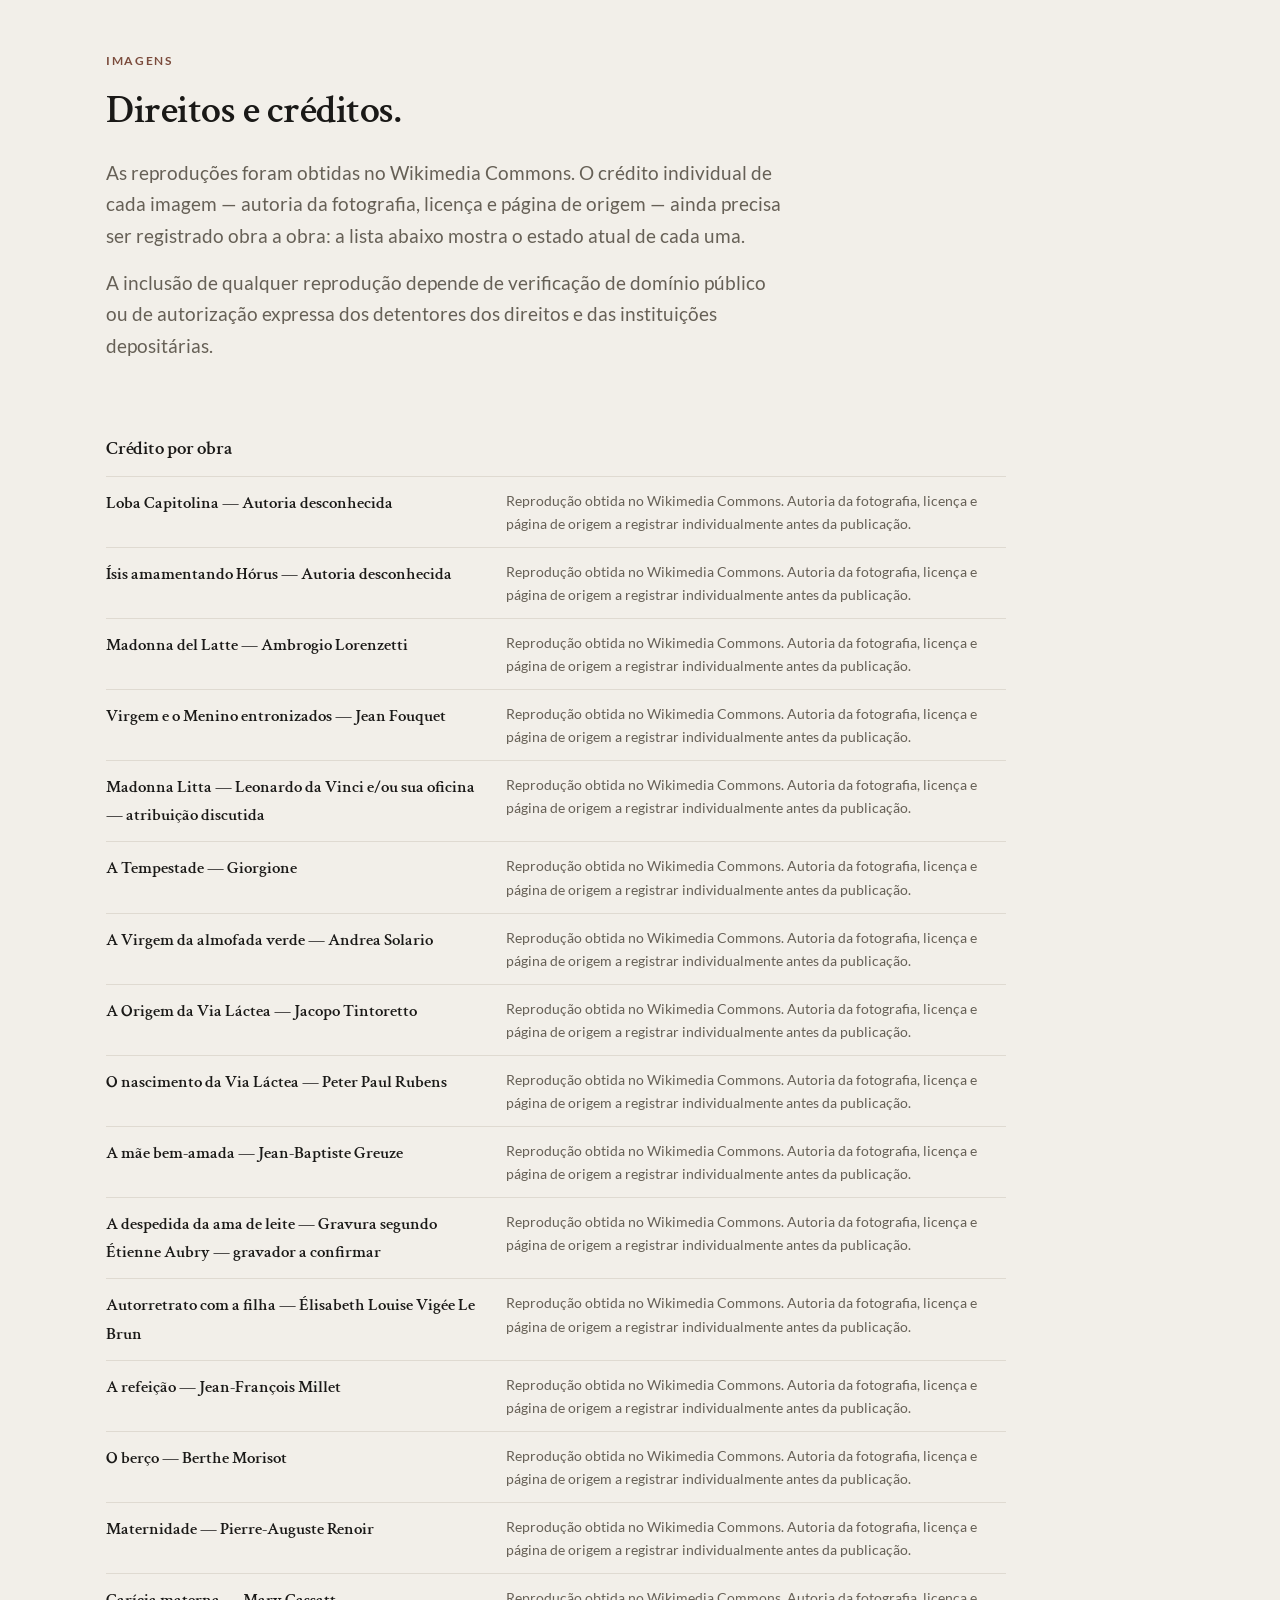
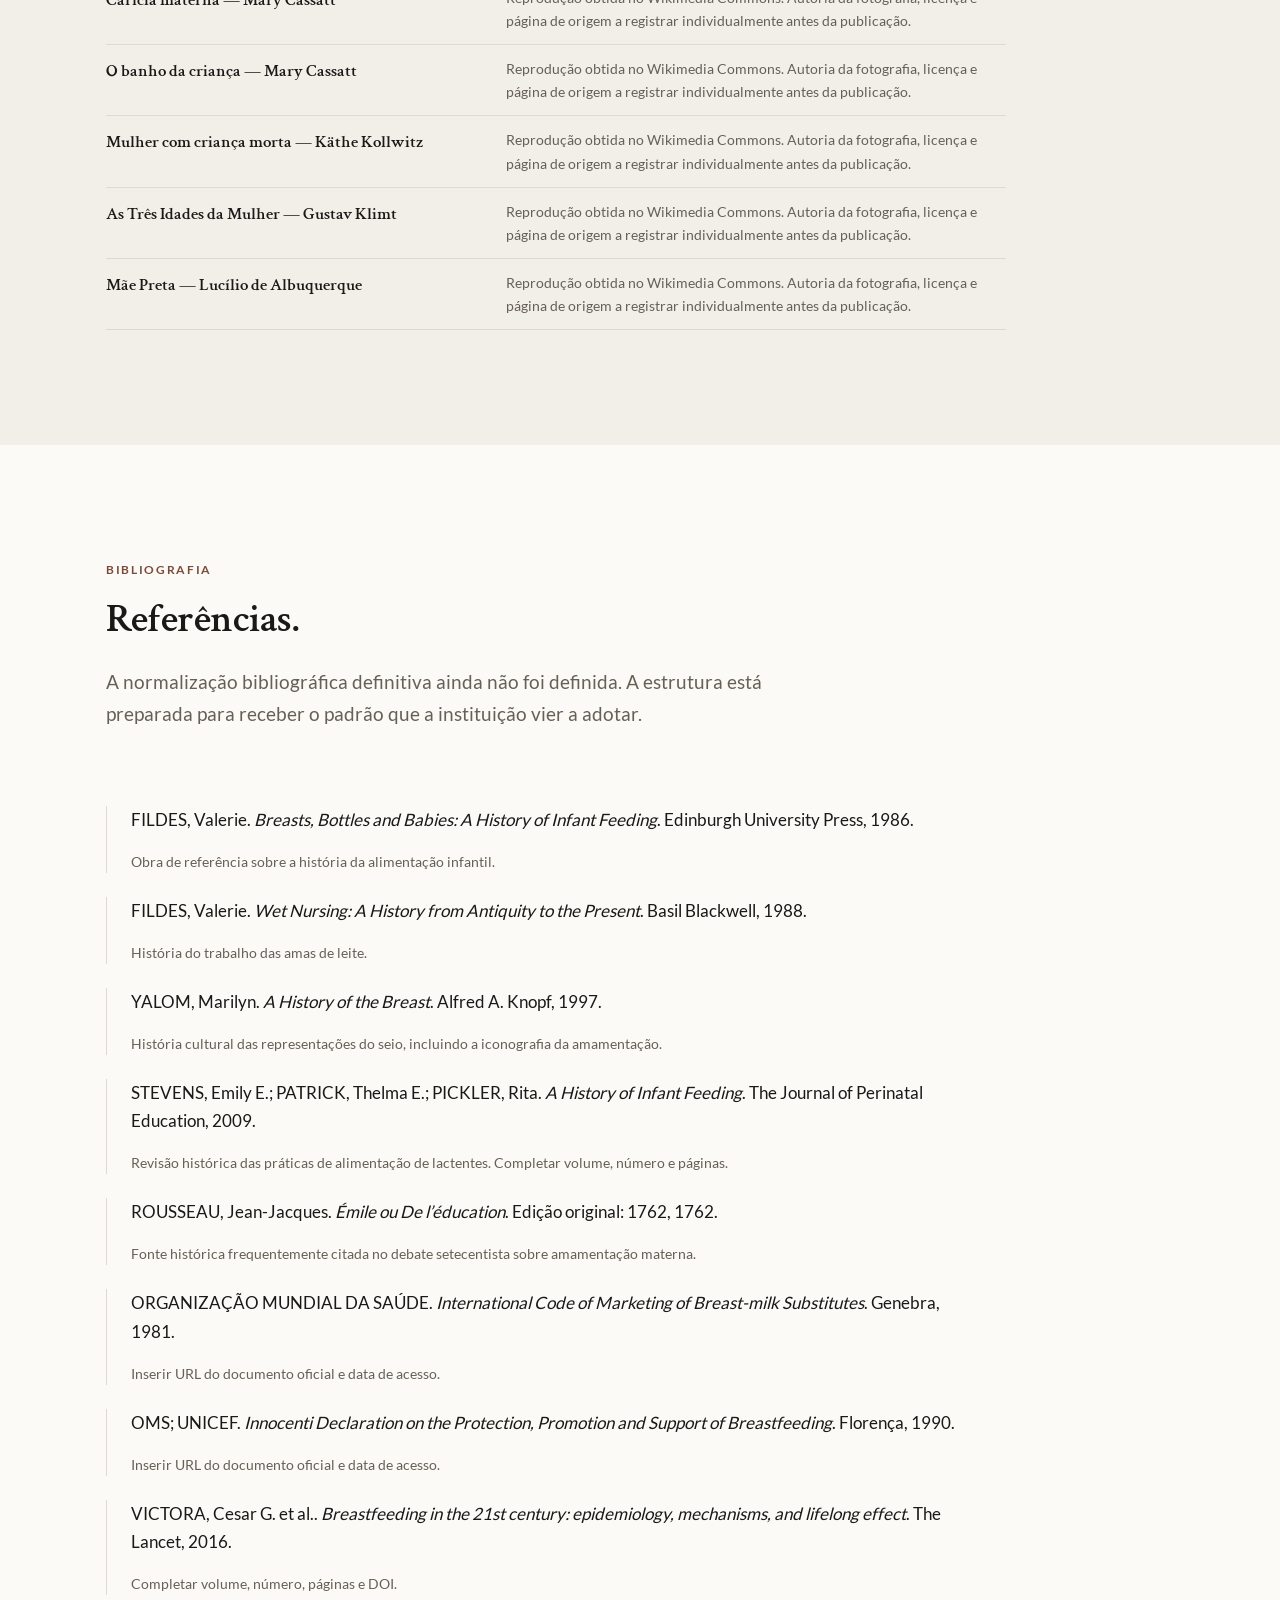
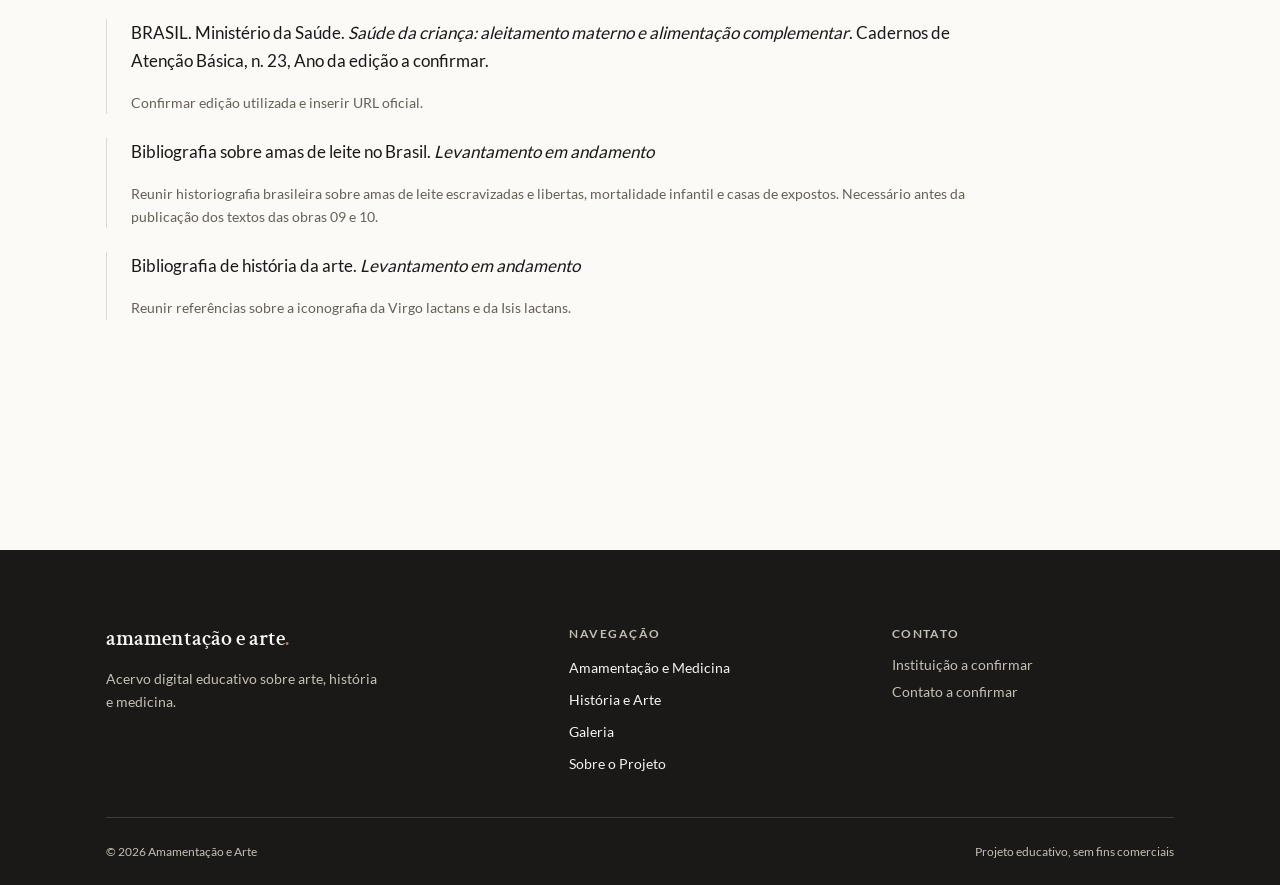
<file: sobre.html>
<!DOCTYPE html>
<html lang="pt-BR">
<head>
  <meta charset="UTF-8">
  <meta name="viewport" content="width=device-width, initial-scale=1">

  <title>Sobre o Projeto — Amamentação e Arte</title>
  <meta name="description" content="Objetivo educativo, escopo do acervo, créditos das imagens, referências e informações institucionais do projeto Amamentação e Arte.">

  <link rel="canonical" href="https://exemplo.org/amamentacao-e-arte/sobre.html">
  <meta property="og:type" content="article">
  <meta property="og:locale" content="pt_BR">
  <meta property="og:site_name" content="Amamentação e Arte">
  <meta property="og:title" content="Sobre o Projeto">
  <meta property="og:description" content="Um acervo educativo que aproxima medicina, história e arte.">
  <meta name="twitter:card" content="summary">

  <link rel="icon" href="./assets/logos/favicon.svg" type="image/svg+xml">
  <link rel="preload" href="./assets/fonts/crimson-text-600-normal-latin.woff2" as="font" type="font/woff2" crossorigin>
  <link rel="preload" href="./assets/fonts/lato-400-normal-latin.woff2" as="font" type="font/woff2" crossorigin>
  <link rel="stylesheet" href="./styles.css">
</head>

<body>
  <a class="pular" href="#conteudo">Pular para o conteúdo</a>

  <header class="topo">
    <div class="container topo__inner">
      <a class="marca" href="./index.html">
        <span class="marca__nome">amamentação e arte<span class="marca__ponto">.</span></span>
        <span class="marca__linha">acervo digital educativo</span>
      </a>

      <button class="menu-botao" id="menu-botao" type="button" aria-expanded="false" aria-controls="menu">
        <span class="menu-botao__barras" aria-hidden="true"></span>
        <span>Menu</span>
      </button>

      <nav class="menu" id="menu" aria-label="Navegação principal">
        <ul class="menu__lista">
          <li><a href="./index.html">Início</a></li>
          <li><a href="./medicina.html">Amamentação e Medicina</a></li>
          <li><a href="./historia.html">História e Arte</a></li>
          <li><a href="./galeria.html">Galeria</a></li>
          <li><a href="./sobre.html" aria-current="page">Sobre o Projeto</a></li>
        </ul>
      </nav>
    </div>
  </header>

  <main id="conteudo">

    <div class="container cabecalho-pagina">
      <p class="rotulo">Sobre</p>
      <h1>Um acervo entre a medicina, a história e a&nbsp;arte</h1>
      <p class="linha-fina">
        A amamentação não é apenas um fenômeno biológico nem um assunto restrito à saúde
        materno-infantil. Ela acompanha a história da humanidade e reaparece na medicina, na
        cultura, na religião, nas relações sociais e nas artes visuais. Este projeto reúne
        obras que permitem observar essas conexões.
      </p>
    </div>

    <section class="secao">
      <div class="container sobre-grade">
        <div>
          <!-- TODO: substituir pelo texto institucional definitivo -->
          <div class="prosa">
            <p>
              <span class="provisorio">Texto provisório</span>
              Apresentação institucional a ser redigida pela coordenação do projeto. Este
              parágrafo existe para demonstrar o comportamento do layout e deve ser
              integralmente substituído.
            </p>
            <p>
              <span class="provisorio">Texto provisório</span>
              Objetivos, justificativa e metodologia. Recomenda-se explicitar os critérios de
              seleção das obras, os procedimentos de verificação das informações e a política
              adotada para reprodução de imagens.
            </p>
          </div>

          <h2 style="margin-top: var(--e-xl); font-size: var(--t-lg);">Escopo e limites</h2>
          <div class="prosa" style="margin-top: var(--e-sm);">
            <p>
              O acervo reúne <span data-total-obras>20</span> obras produzidas entre a
              Antiguidade e o início do século XX, em pintura, escultura e gravura, distribuídas
              em <span data-total-periodos>6</span> períodos. A seleção é predominantemente
              europeia — Egito antigo, Itália, França, Flandres, Áustria e Alemanha — e inclui
              uma obra brasileira, que traz ao percurso a história das amas de leite
              escravizadas.
            </p>
            <p>
              Ficam de fora, nesta versão, a fotografia, a arte contemporânea e as tradições
              visuais de fora do eixo mediterrâneo e europeu. São ausências que dizem respeito
              à formação deste acervo, e não à história da amamentação: ela ocorreu em toda
              parte e foi representada muito além do repertório aqui reunido.
            </p>
          </div>
        </div>

        <dl class="ficha-projeto">
          <div><dt>Instituição</dt><dd>A confirmar</dd></div>
          <div><dt>Natureza do projeto</dt><dd>A confirmar</dd></div>
          <div><dt>Coordenação</dt><dd>A confirmar</dd></div>
          <div><dt>Equipe</dt><dd>A confirmar</dd></div>
          <div><dt>Curadoria e pesquisa</dt><dd>A confirmar</dd></div>
          <div><dt>Parceiros e apoio</dt><dd>A confirmar</dd></div>
          <div><dt>Contato</dt><dd>A confirmar</dd></div>
        </dl>
      </div>
    </section>

    <!-- ======================= DIREITOS E FONTES ==================== -->
    <section class="secao secao--suave" aria-labelledby="direitos-titulo">
      <div class="container">
        <p class="rotulo">Imagens</p>
        <h2 class="titulo-secao" id="direitos-titulo">Direitos e créditos.</h2>

        <div class="prosa" style="margin-top: var(--e-md);">
          <p>
            As reproduções foram obtidas no Wikimedia Commons. O crédito individual de cada
            imagem — autoria da fotografia, licença e página de origem — ainda precisa ser
            registrado obra a obra: a lista abaixo mostra o estado atual de cada uma.
          </p>
          <p>
            A inclusão de qualquer reprodução depende de verificação de domínio público ou de
            autorização expressa dos detentores dos direitos e das instituições depositárias.
          </p>
        </div>

        <h3 style="margin-top: var(--e-xl); font-size: var(--t-md);">Crédito por obra</h3>
        <ul class="creditos" id="creditos" style="margin-top: var(--e-sm);">
          <!-- gerado por js/paginas.js -->
        </ul>
      </div>
    </section>

    <!-- ========================= REFERÊNCIAS ======================== -->
    <section class="secao" aria-labelledby="referencias-titulo">
      <div class="container">
        <p class="rotulo">Bibliografia</p>
        <h2 class="titulo-secao" id="referencias-titulo">Referências.</h2>
        <p class="linha-fina">
          A normalização bibliográfica definitiva ainda não foi definida. A estrutura está
          preparada para receber o padrão que a instituição vier a adotar.
        </p>

        <ul class="referencias" id="referencias" style="margin-top: var(--e-xl);">
          <!-- gerado por js/paginas.js -->
        </ul>
      </div>
    </section>

  </main>

  <footer class="rodape">
    <div class="container">
      <div class="rodape__grade">
        <div class="rodape__marca">
          <p class="marca__nome">amamentação e arte<span class="marca__ponto">.</span></p>
          <p class="rodape__desc">Acervo digital educativo sobre arte, história e medicina.</p>
        </div>

        <nav class="rodape__nav" aria-label="Navegação do rodapé">
          <h2 class="rodape__titulo">Navegação</h2>
          <ul>
            <li><a href="./medicina.html">Amamentação e Medicina</a></li>
            <li><a href="./historia.html">História e Arte</a></li>
            <li><a href="./galeria.html">Galeria</a></li>
            <li><a href="./sobre.html">Sobre o Projeto</a></li>
          </ul>
        </nav>

        <div class="rodape__info">
          <h2 class="rodape__titulo">Contato</h2>
          <p>Instituição a confirmar</p>
          <p>Contato a confirmar</p>
        </div>
      </div>

      <p class="rodape__base">
        <span>&copy; <span id="ano"></span> Amamentação e Arte</span>
        <span>Projeto educativo, sem fins comerciais</span>
      </p>
    </div>
  </footer>

  <script src="./data/obras.js"></script>
  <script src="./data/periodos.js"></script>
  <script src="./data/referencias.js"></script>
  <script src="./js/comum.js"></script>
  <script src="./js/paginas.js"></script>
</body>
</html>
</file>
<file: styles.css>
/* =========================================================================
   Amamentação e Arte — folha de estilo

   1. Fontes
   2. Tokens
   3. Base
   4. Cabeçalho e rodapé
   5. Blocos editoriais
   6. Página inicial
   7. Medicina
   8. História e Arte
   9. Galeria
   10. Ficha da obra
   11. Sobre
   12. Movimento e responsividade
   ========================================================================= */

/* ============================== 1. FONTES ============================== */
/* Crimson Text e Lato (SIL Open Font License 1.1), servidas localmente:
   o site funciona sem conexão e sem requisição a terceiros. */

@font-face {
  font-family: 'Crimson Text';
  font-style: normal;
  font-weight: 400;
  font-display: swap;
  src: url('./assets/fonts/crimson-text-400-normal-latin.woff2') format('woff2');
  unicode-range: U+0000-00FF, U+0131, U+0152-0153, U+02BB-02BC, U+02C6, U+02DA, U+02DC, U+0304, U+0308, U+0329, U+2000-206F, U+20AC, U+2122, U+2191, U+2193, U+2212, U+2215, U+FEFF, U+FFFD;
}

@font-face {
  font-family: 'Crimson Text';
  font-style: italic;
  font-weight: 400;
  font-display: swap;
  src: url('./assets/fonts/crimson-text-400-italic-latin.woff2') format('woff2');
  unicode-range: U+0000-00FF, U+0131, U+0152-0153, U+02BB-02BC, U+02C6, U+02DA, U+02DC, U+0304, U+0308, U+0329, U+2000-206F, U+20AC, U+2122, U+2191, U+2193, U+2212, U+2215, U+FEFF, U+FFFD;
}

@font-face {
  font-family: 'Crimson Text';
  font-style: normal;
  font-weight: 600;
  font-display: swap;
  src: url('./assets/fonts/crimson-text-600-normal-latin.woff2') format('woff2');
  unicode-range: U+0000-00FF, U+0131, U+0152-0153, U+02BB-02BC, U+02C6, U+02DA, U+02DC, U+0304, U+0308, U+0329, U+2000-206F, U+20AC, U+2122, U+2191, U+2193, U+2212, U+2215, U+FEFF, U+FFFD;
}

@font-face {
  font-family: 'Lato';
  font-style: normal;
  font-weight: 400;
  font-display: swap;
  src: url('./assets/fonts/lato-400-normal-latin.woff2') format('woff2');
  unicode-range: U+0000-00FF, U+0131, U+0152-0153, U+02BB-02BC, U+02C6, U+02DA, U+02DC, U+0304, U+0308, U+0329, U+2000-206F, U+20AC, U+2122, U+2191, U+2193, U+2212, U+2215, U+FEFF, U+FFFD;
}

@font-face {
  font-family: 'Lato';
  font-style: normal;
  font-weight: 700;
  font-display: swap;
  src: url('./assets/fonts/lato-700-normal-latin.woff2') format('woff2');
  unicode-range: U+0000-00FF, U+0131, U+0152-0153, U+02BB-02BC, U+02C6, U+02DA, U+02DC, U+0304, U+0308, U+0329, U+2000-206F, U+20AC, U+2122, U+2191, U+2193, U+2212, U+2215, U+FEFF, U+FFFD;
}

/* ============================== 2. TOKENS ============================== */

:root {
  /* Uma cor principal, uma de destaque, o resto neutro. */
  --tinta: #1A1917;
  --destaque: #7A4A3B;
  --destaque-claro: #A97F6B;

  --papel: #FBFAF7;
  --papel-2: #F2EFE9;
  --papel-3: #E9E5DD;
  --linha: #DFDAD1;
  --linha-forte: #BEB7AA;
  --suave: #666056;
  --claro: #F6F4EF;
  --claro-suave: #C6BFB3;

  --serif: 'Crimson Text', Georgia, 'Times New Roman', serif;
  --sans: 'Lato', 'Helvetica Neue', Arial, sans-serif;

  --t-xs: 0.75rem;
  --t-sm: 0.875rem;
  --t-base: clamp(1rem, 0.96rem + 0.2vw, 1.0625rem);
  --t-md: clamp(1.0625rem, 1rem + 0.35vw, 1.1875rem);
  --t-lg: clamp(1.3125rem, 1.15rem + 0.7vw, 1.625rem);
  --t-xl: clamp(1.75rem, 1.4rem + 1.5vw, 2.5rem);
  --t-2xl: clamp(2.25rem, 1.7rem + 2.6vw, 3.75rem);

  --e-3xs: 0.25rem;
  --e-2xs: 0.5rem;
  --e-xs: 0.75rem;
  --e-sm: 1rem;
  --e-md: 1.5rem;
  --e-lg: 2.5rem;
  --e-xl: clamp(3rem, 6vw, 5rem);
  --e-2xl: clamp(4.5rem, 9vw, 7.5rem);

  --largura: 1180px;
  --largura-texto: 62ch;
  --recuo: clamp(1.25rem, 5vw, 3.5rem);

  --transicao: 200ms cubic-bezier(0.22, 0.61, 0.36, 1);
}

/* =============================== 3. BASE =============================== */

*, *::before, *::after { box-sizing: border-box; }

html {
  scroll-behavior: smooth;
  scroll-padding-top: 5.5rem;
  -webkit-text-size-adjust: 100%;
}

body {
  margin: 0;
  background-color: var(--papel);
  color: var(--tinta);
  font-family: var(--sans);
  font-size: var(--t-base);
  line-height: 1.65;
  overflow-x: hidden;
  -webkit-font-smoothing: antialiased;
}

body.sem-rolagem { overflow: hidden; }

h1, h2, h3 {
  margin: 0;
  font-family: var(--serif);
  font-weight: 600;
  line-height: 1.15;
  letter-spacing: -0.012em;
  text-wrap: balance;
}

p { margin: 0 0 var(--e-sm); }
p:last-child { margin-bottom: 0; }

img { display: block; max-width: 100%; height: auto; }

a { color: inherit; }

ul, ol { margin: 0; padding: 0; list-style: none; }

button { font: inherit; color: inherit; }

:focus-visible {
  outline: 2px solid var(--destaque);
  outline-offset: 3px;
}

.container {
  max-width: var(--largura);
  margin-inline: auto;
  padding-inline: var(--recuo);
}

.pular {
  position: absolute;
  left: var(--e-sm);
  top: -100%;
  z-index: 200;
  padding: var(--e-2xs) var(--e-sm);
  background-color: var(--tinta);
  color: var(--claro);
  font-size: var(--t-sm);
  text-decoration: none;
  transition: top var(--transicao);
}

.pular:focus { top: var(--e-sm); }

.oculto-visual {
  position: absolute;
  width: 1px; height: 1px;
  margin: -1px; padding: 0;
  overflow: hidden;
  clip-path: inset(50%);
  white-space: nowrap;
}

/* ===================== 4. CABEÇALHO E RODAPÉ ========================== */

.topo {
  position: sticky;
  top: 0;
  z-index: 100;
  background-color: rgba(251, 250, 247, 0.94);
  backdrop-filter: blur(8px);
  border-bottom: 1px solid transparent;
  transition: border-color var(--transicao);
}

.topo.compacto { border-bottom-color: var(--linha); }

.topo__inner {
  display: flex;
  align-items: center;
  justify-content: space-between;
  gap: var(--e-md);
  padding-block: var(--e-sm);
}

.marca {
  display: grid;
  gap: 1px;
  text-decoration: none;
}

.marca__nome {
  font-family: var(--serif);
  font-size: 1.3rem;
  font-weight: 600;
  line-height: 1.1;
}

.marca__ponto { color: var(--destaque); }

.marca__linha {
  font-size: var(--t-xs);
  letter-spacing: 0.1em;
  text-transform: uppercase;
  color: var(--suave);
}

.menu__lista {
  display: flex;
  align-items: center;
  gap: clamp(1rem, 2.4vw, 2rem);
}

.menu__lista a {
  display: inline-block;
  padding-block: 0.35rem;
  font-size: var(--t-sm);
  text-decoration: none;
  color: var(--suave);
  border-bottom: 1px solid transparent;
  transition: color var(--transicao), border-color var(--transicao);
}

.menu__lista a:hover { color: var(--tinta); }

.menu__lista a[aria-current='page'] {
  color: var(--tinta);
  font-weight: 700;
  border-bottom-color: var(--destaque);
}

.menu-botao {
  display: none;
  align-items: center;
  gap: var(--e-2xs);
  min-height: 44px;
  padding: 0.5rem 0.75rem;
  border: 1px solid var(--linha-forte);
  background: none;
  cursor: pointer;
  font-size: var(--t-xs);
  font-weight: 700;
  letter-spacing: 0.1em;
  text-transform: uppercase;
}

.menu-botao__barras {
  display: block;
  width: 18px; height: 9px;
  border-top: 1px solid currentColor;
  border-bottom: 1px solid currentColor;
}

.menu-botao[aria-expanded='true'] .menu-botao__barras { border-bottom-color: transparent; }

.rodape {
  margin-top: var(--e-2xl);
  padding-block: var(--e-xl) var(--e-md);
  background-color: var(--tinta);
  color: var(--claro);
}

.rodape__grade {
  display: grid;
  grid-template-columns: minmax(0, 1.5fr) repeat(2, minmax(0, 1fr));
  gap: var(--e-lg);
  padding-bottom: var(--e-lg);
  border-bottom: 1px solid rgba(246, 244, 239, 0.16);
}

.rodape .marca__nome { font-size: 1.4rem; }
.rodape .marca__ponto { color: var(--destaque-claro); }

.rodape__desc {
  max-width: 34ch;
  margin-top: var(--e-2xs);
  font-size: var(--t-sm);
  color: var(--claro-suave);
}

.rodape__titulo {
  margin-bottom: var(--e-xs);
  font-family: var(--sans);
  font-size: var(--t-xs);
  font-weight: 700;
  letter-spacing: 0.12em;
  text-transform: uppercase;
  color: var(--claro-suave);
}

.rodape ul { display: grid; gap: var(--e-3xs); }

.rodape a {
  font-size: var(--t-sm);
  text-decoration: none;
  border-bottom: 1px solid transparent;
}

.rodape a:hover { border-bottom-color: var(--destaque-claro); }

.rodape__info p { font-size: var(--t-sm); color: var(--claro-suave); margin-bottom: var(--e-3xs); }

.rodape__base {
  display: flex;
  flex-wrap: wrap;
  justify-content: space-between;
  gap: var(--e-2xs) var(--e-md);
  margin: var(--e-md) 0 0;
  font-size: var(--t-xs);
  color: var(--claro-suave);
}

/* ====================== 5. BLOCOS EDITORIAIS ========================== */

.secao { padding-block: var(--e-2xl); }
.secao--suave { background-color: var(--papel-2); }
.secao--estreita { padding-block: var(--e-xl); }

.rotulo {
  margin: 0 0 var(--e-sm);
  font-size: var(--t-xs);
  font-weight: 700;
  letter-spacing: 0.14em;
  text-transform: uppercase;
  color: var(--destaque);
}

.titulo-secao {
  font-size: var(--t-xl);
  max-width: 20ch;
}

.linha-fina {
  max-width: var(--largura-texto);
  margin-top: var(--e-md);
  font-size: var(--t-md);
  color: var(--suave);
}

.prosa {
  max-width: var(--largura-texto);
  color: var(--suave);
  font-size: var(--t-md);
}

.prosa p + p { margin-top: var(--e-sm); }

.cabecalho-pagina {
  padding-block: var(--e-xl) var(--e-lg);
  border-bottom: 1px solid var(--linha);
}

.cabecalho-pagina h1 {
  font-size: var(--t-2xl);
  max-width: 16ch;
}

.botao {
  display: inline-flex;
  align-items: center;
  gap: var(--e-2xs);
  min-height: 46px;
  padding: 0.7rem 1.4rem;
  border: 1px solid transparent;
  background: none;
  font-size: var(--t-sm);
  font-weight: 700;
  letter-spacing: 0.05em;
  text-transform: uppercase;
  text-decoration: none;
  cursor: pointer;
  transition: background-color var(--transicao), color var(--transicao), border-color var(--transicao);
}

.botao--cheio {
  background-color: var(--tinta);
  border-color: var(--tinta);
  color: var(--claro);
}

.botao--cheio:hover { background-color: var(--destaque); border-color: var(--destaque); }

.botao--vazado { border-color: var(--linha-forte); color: var(--tinta); }
.botao--vazado:hover { border-color: var(--tinta); }

.botao--texto {
  min-height: 40px;
  padding: 0.35rem 0;
  color: var(--destaque);
  border-bottom: 1px solid var(--linha-forte);
}

.botao--texto:hover { color: var(--tinta); border-bottom-color: var(--tinta); }
.botao--texto[disabled] { opacity: 0.35; cursor: not-allowed; }

.elo {
  font-size: var(--t-sm);
  font-weight: 700;
  letter-spacing: 0.04em;
  text-decoration: none;
  color: var(--destaque);
  border-bottom: 1px solid var(--linha-forte);
  transition: border-color var(--transicao), color var(--transicao);
}

.elo:hover { color: var(--tinta); border-bottom-color: var(--tinta); }

/* Distingue visualmente pergunta aberta de informação documentada. */
.reflexao {
  padding: var(--e-md);
  border-left: 2px solid var(--destaque-claro);
  background-color: var(--papel-2);
  font-family: var(--serif);
  font-size: var(--t-md);
  font-style: italic;
  line-height: 1.45;
}

.nota-verificacao {
  margin-top: var(--e-sm);
  padding: var(--e-sm);
  background-color: var(--papel-2);
  border-left: 2px solid var(--linha-forte);
  font-size: var(--t-sm);
  color: var(--suave);
}

.nota-verificacao strong {
  display: block;
  margin-bottom: var(--e-3xs);
  font-size: var(--t-xs);
  letter-spacing: 0.1em;
  text-transform: uppercase;
  color: var(--tinta);
}

.lista-marcada { display: grid; gap: var(--e-2xs); color: var(--suave); }

.lista-marcada li {
  position: relative;
  padding-left: var(--e-md);
}

.lista-marcada li::before {
  content: '';
  position: absolute;
  left: 0; top: 0.72em;
  width: 10px; height: 1px;
  background-color: var(--linha-forte);
}

.aviso {
  padding: var(--e-md);
  background-color: var(--papel-2);
  border-top: 2px solid var(--destaque);
}

.aviso h3 { font-size: var(--t-md); margin-bottom: var(--e-2xs); }
.aviso p { font-size: var(--t-sm); color: var(--suave); }

/* ======================== 6. PÁGINA INICIAL ============================ */

.hero {
  display: grid;
  grid-template-columns: minmax(0, 1.05fr) minmax(0, 1fr);
  align-items: center;
  gap: var(--e-xl);
  padding-block: var(--e-xl) var(--e-2xl);
}

.hero__texto { max-width: 34rem; }

.hero__titulo {
  font-size: var(--t-2xl);
  margin-bottom: var(--e-md);
}

.hero__frase {
  max-width: 22ch;
  margin-bottom: var(--e-md);
  font-family: var(--serif);
  font-size: var(--t-lg);
  font-style: italic;
  line-height: 1.3;
  color: var(--destaque);
}

.hero__texto p:not(.hero__frase) { color: var(--suave); font-size: var(--t-md); }

.hero__acoes {
  display: flex;
  flex-wrap: wrap;
  gap: var(--e-xs);
  margin-top: var(--e-lg);
}

.hero__figura { margin: 0; }

.hero__figura img {
  width: 100%;
  background-color: var(--papel-3);
}

.hero__credito {
  margin-top: var(--e-2xs);
  font-size: var(--t-xs);
  color: var(--suave);
}

/* Três caminhos */
.caminhos {
  display: grid;
  grid-template-columns: repeat(auto-fit, minmax(250px, 1fr));
  gap: var(--e-lg);
}

.caminho { display: grid; align-content: start; gap: var(--e-2xs); }

.caminho__indice {
  font-size: var(--t-xs);
  font-weight: 700;
  letter-spacing: 0.14em;
  color: var(--destaque);
}

.caminho h3 { font-size: var(--t-lg); }
.caminho p { color: var(--suave); font-size: var(--t-base); }
.caminho .elo { justify-self: start; margin-top: var(--e-2xs); }

/* Obra em destaque */
.destaque-obra {
  display: grid;
  grid-template-columns: minmax(0, 1fr) minmax(0, 1fr);
  gap: var(--e-xl);
  align-items: center;
}

.destaque-obra__figura { margin: 0; }
.destaque-obra__figura img { width: 100%; background-color: var(--papel-3); }

.destaque-obra__titulo { font-size: var(--t-xl); margin-bottom: var(--e-2xs); }

.destaque-obra__meta {
  font-size: var(--t-md);
  color: var(--suave);
  margin-bottom: var(--e-md);
}

.destaque-obra .reflexao { margin-bottom: var(--e-md); }

/* Chamada final */
.chamada { text-align: center; }
.chamada h2 { font-size: var(--t-xl); margin-bottom: var(--e-md); max-width: 24ch; margin-inline: auto; }

/* =========================== 7. MEDICINA ============================== */

.blocos-medicina { display: grid; gap: var(--e-2xl); }

.bloco-medicina {
  display: grid;
  grid-template-columns: minmax(0, 1fr) minmax(0, 1.6fr);
  gap: var(--e-lg);
  align-items: start;
}

.bloco-medicina h2 { font-size: var(--t-lg); }

.bloco-medicina__intro {
  margin-bottom: var(--e-md);
  color: var(--suave);
}

/* ========================= 8. HISTÓRIA E ARTE ========================= */

.periodos { display: grid; gap: var(--e-2xl); }

.periodo {
  display: grid;
  grid-template-columns: minmax(0, 1fr) minmax(0, 1fr);
  gap: var(--e-xl);
  align-items: center;
  scroll-margin-top: 6rem;
}

.periodo:nth-child(even) .periodo__figura { order: -1; }

.periodo__indice {
  display: block;
  margin-bottom: var(--e-2xs);
  font-size: var(--t-xs);
  font-weight: 700;
  letter-spacing: 0.14em;
  text-transform: uppercase;
  color: var(--destaque);
}

.periodo__titulo { font-size: var(--t-xl); }

.periodo__intervalo {
  margin: var(--e-3xs) 0 var(--e-md);
  font-family: var(--serif);
  font-style: italic;
  font-size: var(--t-md);
  color: var(--suave);
}

.periodo__texto { color: var(--suave); }

.periodo__bloco {
  margin-top: var(--e-md);
  padding-top: var(--e-sm);
  border-top: 1px solid var(--linha);
}

.periodo__bloco-rotulo {
  margin-bottom: var(--e-3xs);
  font-size: var(--t-xs);
  font-weight: 700;
  letter-spacing: 0.12em;
  text-transform: uppercase;
}

.periodo__bloco p { font-size: var(--t-sm); color: var(--suave); }

.periodo__figura { margin: 0; }
.periodo__figura img { width: 100%; background-color: var(--papel-3); }

.periodo__legenda {
  margin-top: var(--e-2xs);
  font-size: var(--t-xs);
  color: var(--suave);
}

.periodo__acoes { margin-top: var(--e-md); }

/* Linha do tempo compacta */
.marcos {
  display: grid;
  gap: var(--e-md);
  max-width: 68ch;
  padding-left: var(--e-md);
  border-left: 1px solid var(--linha-forte);
}

.marco { position: relative; }

.marco::before {
  content: '';
  position: absolute;
  left: calc(-1 * var(--e-md) - 4px);
  top: 0.6em;
  width: 7px; height: 7px;
  background-color: var(--destaque);
  border-radius: 50%;
}

.marco__topo {
  display: flex;
  flex-wrap: wrap;
  align-items: baseline;
  gap: var(--e-2xs) var(--e-sm);
}

.marco__data {
  font-family: var(--serif);
  font-size: var(--t-md);
  font-weight: 600;
}

.marco__tipo {
  padding: 0.1em 0.5em;
  border: 1px solid var(--linha-forte);
  font-size: var(--t-xs);
  letter-spacing: 0.08em;
  text-transform: uppercase;
  color: var(--suave);
}

.marco h3 { font-size: var(--t-base); font-family: var(--sans); font-weight: 700; margin-top: var(--e-3xs); }
.marco p { font-size: var(--t-sm); color: var(--suave); margin-top: var(--e-3xs); }

/* ============================ 9. GALERIA ============================== */

.ferramentas {
  display: grid;
  gap: var(--e-md);
  padding-block: var(--e-lg);
  border-bottom: 1px solid var(--linha);
}

.busca { display: grid; gap: var(--e-2xs); max-width: 30rem; }

.busca label {
  font-size: var(--t-xs);
  font-weight: 700;
  letter-spacing: 0.1em;
  text-transform: uppercase;
  color: var(--suave);
}

.busca input {
  width: 100%;
  min-height: 46px;
  padding: 0.6rem 0.9rem;
  border: 1px solid var(--linha-forte);
  background-color: var(--papel);
  font-family: var(--sans);
  font-size: var(--t-base);
  color: var(--tinta);
}

.busca input::placeholder { color: #9A9284; }

.filtros { display: flex; flex-wrap: wrap; gap: var(--e-2xs); }

.filtro {
  min-height: 40px;
  padding: 0.4rem 0.9rem;
  border: 1px solid var(--linha-forte);
  background: none;
  font-size: var(--t-sm);
  color: var(--suave);
  cursor: pointer;
  transition: background-color var(--transicao), color var(--transicao), border-color var(--transicao);
}

.filtro:hover { border-color: var(--tinta); color: var(--tinta); }

.filtro[aria-pressed='true'] {
  background-color: var(--tinta);
  border-color: var(--tinta);
  color: var(--claro);
  font-weight: 700;
}

.filtros-botao { display: none; }

.ferramentas__estado {
  display: flex;
  flex-wrap: wrap;
  align-items: center;
  justify-content: space-between;
  gap: var(--e-sm);
}

.contador { margin: 0; font-size: var(--t-sm); color: var(--suave); }
.contador strong { color: var(--tinta); }

/* Grade: colunas de altura livre, sem cortar as obras. */
.grade {
  display: grid;
  grid-template-columns: repeat(auto-fill, minmax(min(100%, 250px), 1fr));
  gap: var(--e-xl) var(--e-lg);
  padding-block: var(--e-xl);
  align-items: start;
}

.card { min-width: 0; }

.card__botao {
  display: grid;
  gap: var(--e-xs);
  width: 100%;
  min-width: 0;
  padding: 0;
  border: 0;
  background: none;
  text-align: left;
  cursor: pointer;
}

.card__moldura {
  display: grid;
  place-items: end center;
  min-height: 180px;
  background-color: var(--papel-2);
}

/* A imagem nunca é cortada: a moldura acompanha a proporção da obra. */
.card__moldura img {
  width: 100%;
  height: auto;
  transition: opacity var(--transicao);
}

.card__botao:hover .card__moldura img { opacity: 0.88; }

.card__titulo {
  font-family: var(--serif);
  font-size: var(--t-md);
  font-weight: 600;
  line-height: 1.25;
}

.card__meta { font-size: var(--t-sm); color: var(--suave); }

.vazio {
  padding-block: var(--e-xl);
  text-align: center;
  color: var(--suave);
}

.vazio__titulo {
  font-family: var(--serif);
  font-size: var(--t-lg);
  color: var(--tinta);
  margin-bottom: var(--e-2xs);
}

.vazio .botao { margin-top: var(--e-sm); }

/* ========================= 10. FICHA DA OBRA ========================== */

.ficha {
  position: fixed;
  inset: 0;
  z-index: 300;
  display: grid;
  place-items: center;
  padding: clamp(0.75rem, 3vw, 2.5rem);
}

.ficha[hidden] { display: none; }

.ficha__fundo {
  position: absolute;
  inset: 0;
  background-color: rgba(26, 25, 23, 0.62);
  backdrop-filter: blur(2px);
}

.ficha__caixa {
  position: relative;
  display: grid;
  grid-template-rows: auto minmax(0, 1fr) auto;
  width: min(1100px, 100%);
  max-height: min(92vh, 920px);
  background-color: var(--papel);
  box-shadow: 0 24px 80px rgba(26, 25, 23, 0.28);
}

.ficha__topo {
  display: flex;
  align-items: center;
  justify-content: space-between;
  gap: var(--e-sm);
  padding: var(--e-sm) var(--e-md);
  border-bottom: 1px solid var(--linha);
}

.ficha__posicao {
  margin: 0;
  font-size: var(--t-xs);
  letter-spacing: 0.1em;
  text-transform: uppercase;
  color: var(--suave);
}

.ficha__fechar {
  display: inline-flex;
  align-items: center;
  gap: var(--e-2xs);
  min-height: 44px;
  padding: 0.4rem 0.6rem;
  border: 0;
  background: none;
  cursor: pointer;
  font-size: var(--t-xs);
  letter-spacing: 0.1em;
  text-transform: uppercase;
  color: var(--suave);
}

.ficha__fechar:hover { color: var(--tinta); }

.ficha__corpo {
  overflow-y: auto;
  overscroll-behavior: contain;
  padding: var(--e-lg) var(--e-md);
}

.ficha__navegacao {
  display: flex;
  justify-content: space-between;
  gap: var(--e-sm);
  padding: var(--e-xs) var(--e-md);
  border-top: 1px solid var(--linha);
}

.obra {
  display: grid;
  grid-template-columns: minmax(0, 1fr) minmax(0, 1fr);
  gap: var(--e-lg);
  align-items: start;
}

.obra__figura { margin: 0; position: sticky; top: 0; }

.obra__imagem {
  display: block;
  width: 100%;
  padding: 0;
  border: 0;
  background: none;
  cursor: zoom-in;
}

.obra__imagem img { width: 100%; background-color: var(--papel-2); }

.obra__credito {
  margin-top: var(--e-2xs);
  font-size: var(--t-xs);
  color: var(--suave);
  line-height: 1.5;
}

.obra__titulo { font-size: var(--t-xl); }

.obra__original {
  margin-top: var(--e-3xs);
  font-family: var(--serif);
  font-style: italic;
  color: var(--suave);
}

.obra__autoria { margin-top: var(--e-2xs); font-size: var(--t-md); font-weight: 700; }

.obra__ficha-tecnica {
  display: grid;
  margin: var(--e-md) 0;
  border-top: 1px solid var(--linha);
}

.obra__ficha-tecnica > div {
  display: grid;
  grid-template-columns: 8.5rem minmax(0, 1fr);
  gap: var(--e-sm);
  padding: 0.45rem 0;
  border-bottom: 1px solid var(--linha);
}

.obra__ficha-tecnica dt {
  font-size: var(--t-xs);
  font-weight: 700;
  letter-spacing: 0.08em;
  text-transform: uppercase;
  color: var(--suave);
}

.obra__ficha-tecnica dd { margin: 0; font-size: var(--t-base); }

.camada { margin-top: var(--e-md); }

.camada__rotulo {
  display: flex;
  align-items: baseline;
  gap: var(--e-2xs);
  margin-bottom: var(--e-2xs);
  font-family: var(--sans);
  font-size: var(--t-xs);
  font-weight: 700;
  letter-spacing: 0.12em;
  text-transform: uppercase;
  color: var(--destaque);
}

.camada__rotulo::after {
  content: '';
  flex: 1;
  height: 1px;
  background-color: var(--linha);
}

.camada p { font-size: var(--t-base); color: var(--suave); }

.camada__fontes { display: grid; gap: var(--e-2xs); }

.camada__fontes li {
  position: relative;
  padding-left: var(--e-md);
  font-size: var(--t-sm);
  color: var(--suave);
}

.camada__fontes li::before { content: '—'; position: absolute; left: 0; color: var(--linha-forte); }

/* Ampliação da imagem */
.lupa {
  position: fixed;
  inset: 0;
  z-index: 400;
  display: grid;
  place-items: center;
  padding: var(--e-sm);
  background-color: rgba(26, 25, 23, 0.92);
}

.lupa[hidden] { display: none; }
.lupa img { max-width: 100%; max-height: 92vh; width: auto; }

.lupa__fechar {
  position: absolute;
  top: var(--e-sm);
  right: var(--e-sm);
  min-height: 44px;
  padding: 0.4rem 0.9rem;
  border: 1px solid rgba(246, 244, 239, 0.4);
  background: none;
  color: var(--claro);
  cursor: pointer;
  font-size: var(--t-xs);
  letter-spacing: 0.1em;
  text-transform: uppercase;
}

/* ============================= 11. SOBRE ============================== */

.sobre-grade {
  display: grid;
  grid-template-columns: minmax(0, 1.4fr) minmax(0, 1fr);
  gap: var(--e-xl);
  align-items: start;
}

.ficha-projeto { display: grid; border-top: 1px solid var(--linha); }

.ficha-projeto > div {
  display: grid;
  grid-template-columns: minmax(0, 1fr) minmax(0, 1fr);
  gap: var(--e-sm);
  padding: var(--e-xs) 0;
  border-bottom: 1px solid var(--linha);
}

.ficha-projeto dt {
  font-size: var(--t-xs);
  font-weight: 700;
  letter-spacing: 0.1em;
  text-transform: uppercase;
  color: var(--suave);
}

.ficha-projeto dd { margin: 0; font-size: var(--t-base); }

.provisorio {
  display: inline-block;
  margin-right: var(--e-2xs);
  padding: 0.1em 0.5em;
  border: 1px solid var(--destaque-claro);
  font-size: var(--t-xs);
  font-weight: 700;
  letter-spacing: 0.08em;
  text-transform: uppercase;
  color: var(--destaque);
}

.creditos { display: grid; gap: 0; max-width: 90ch; border-top: 1px solid var(--linha); }

.creditos li {
  display: grid;
  grid-template-columns: minmax(0, 1fr) minmax(0, 1.3fr);
  gap: var(--e-sm);
  padding: var(--e-xs) 0;
  border-bottom: 1px solid var(--linha);
}

.creditos__obra { font-family: var(--serif); font-weight: 600; }
.creditos__fonte { font-size: var(--t-sm); color: var(--suave); overflow-wrap: anywhere; }

.referencias { display: grid; gap: var(--e-md); max-width: 86ch; }
.referencias li { padding-left: var(--e-md); border-left: 1px solid var(--linha); }
.referencias em { font-style: italic; }
.referencias p { font-size: var(--t-base); }
.referencias .nota { margin-top: var(--e-3xs); font-size: var(--t-sm); color: var(--suave); }

/* ================ 12. MOVIMENTO E RESPONSIVIDADE ====================== */

.revelar {
  opacity: 0;
  transform: translateY(12px);
  transition: opacity 600ms ease, transform 600ms cubic-bezier(0.22, 0.61, 0.36, 1);
}

.revelar.visivel { opacity: 1; transform: none; }

@media (prefers-reduced-motion: reduce) {
  html { scroll-behavior: auto; }
  *, *::before, *::after {
    animation-duration: 0.001ms !important;
    transition-duration: 0.001ms !important;
    scroll-behavior: auto !important;
  }
  .revelar { opacity: 1; transform: none; }
}

@media (max-width: 960px) {
  .topo__inner { flex-wrap: wrap; }
  .menu-botao { display: inline-flex; }

  .menu {
    flex-basis: 100%;
    display: none;
    padding-top: var(--e-sm);
    border-top: 1px solid var(--linha);
  }

  .menu.aberto { display: block; }
  .menu__lista { flex-direction: column; align-items: stretch; gap: 0; }
  .menu__lista li + li { border-top: 1px solid var(--linha); }
  .menu__lista a { padding-block: 0.85rem; font-size: var(--t-base); }

  .hero,
  .destaque-obra,
  .periodo,
  .bloco-medicina,
  .sobre-grade { grid-template-columns: minmax(0, 1fr); gap: var(--e-lg); }

  .hero__figura { order: -1; }
  .periodo:nth-child(even) .periodo__figura { order: 0; }

  .obra { grid-template-columns: minmax(0, 1fr); }
  .obra__figura { position: static; }
  .obra__figura img { max-height: 50vh; width: auto; margin-inline: auto; }

  .rodape__grade { grid-template-columns: minmax(0, 1fr) minmax(0, 1fr); }
  .rodape__marca { grid-column: 1 / -1; }
}

@media (max-width: 720px) {
  :root { --largura-texto: 100%; }

  /* Os filtros ficam recolhidos atrás de um botão, sem ocupar a tela. */
  .filtros-botao {
    display: inline-flex;
    align-items: center;
    gap: var(--e-2xs);
    min-height: 44px;
    padding: 0.5rem 0.9rem;
    border: 1px solid var(--linha-forte);
    background: none;
    font-size: var(--t-sm);
    font-weight: 700;
    cursor: pointer;
  }

  .filtros { display: none; }
  .filtros.aberto { display: flex; }

  .grade { grid-template-columns: minmax(0, 1fr); gap: var(--e-lg); }

  .creditos li,
  .ficha-projeto > div { grid-template-columns: minmax(0, 1fr); gap: var(--e-3xs); }

  .obra__ficha-tecnica > div { grid-template-columns: minmax(0, 1fr); gap: var(--e-3xs); }

  .ficha { padding: 0; }
  .ficha__caixa { width: 100%; height: 100%; max-height: 100vh; }
  .ficha__navegacao { flex-direction: column; }
  .ficha__navegacao .botao { justify-content: center; }

  .rodape__grade { grid-template-columns: minmax(0, 1fr); }
  .rodape__base { flex-direction: column; }
}

@media print {
  .topo, .ferramentas, .ficha, .lupa { display: none !important; }
  body { background: #fff; }
}
</file>
